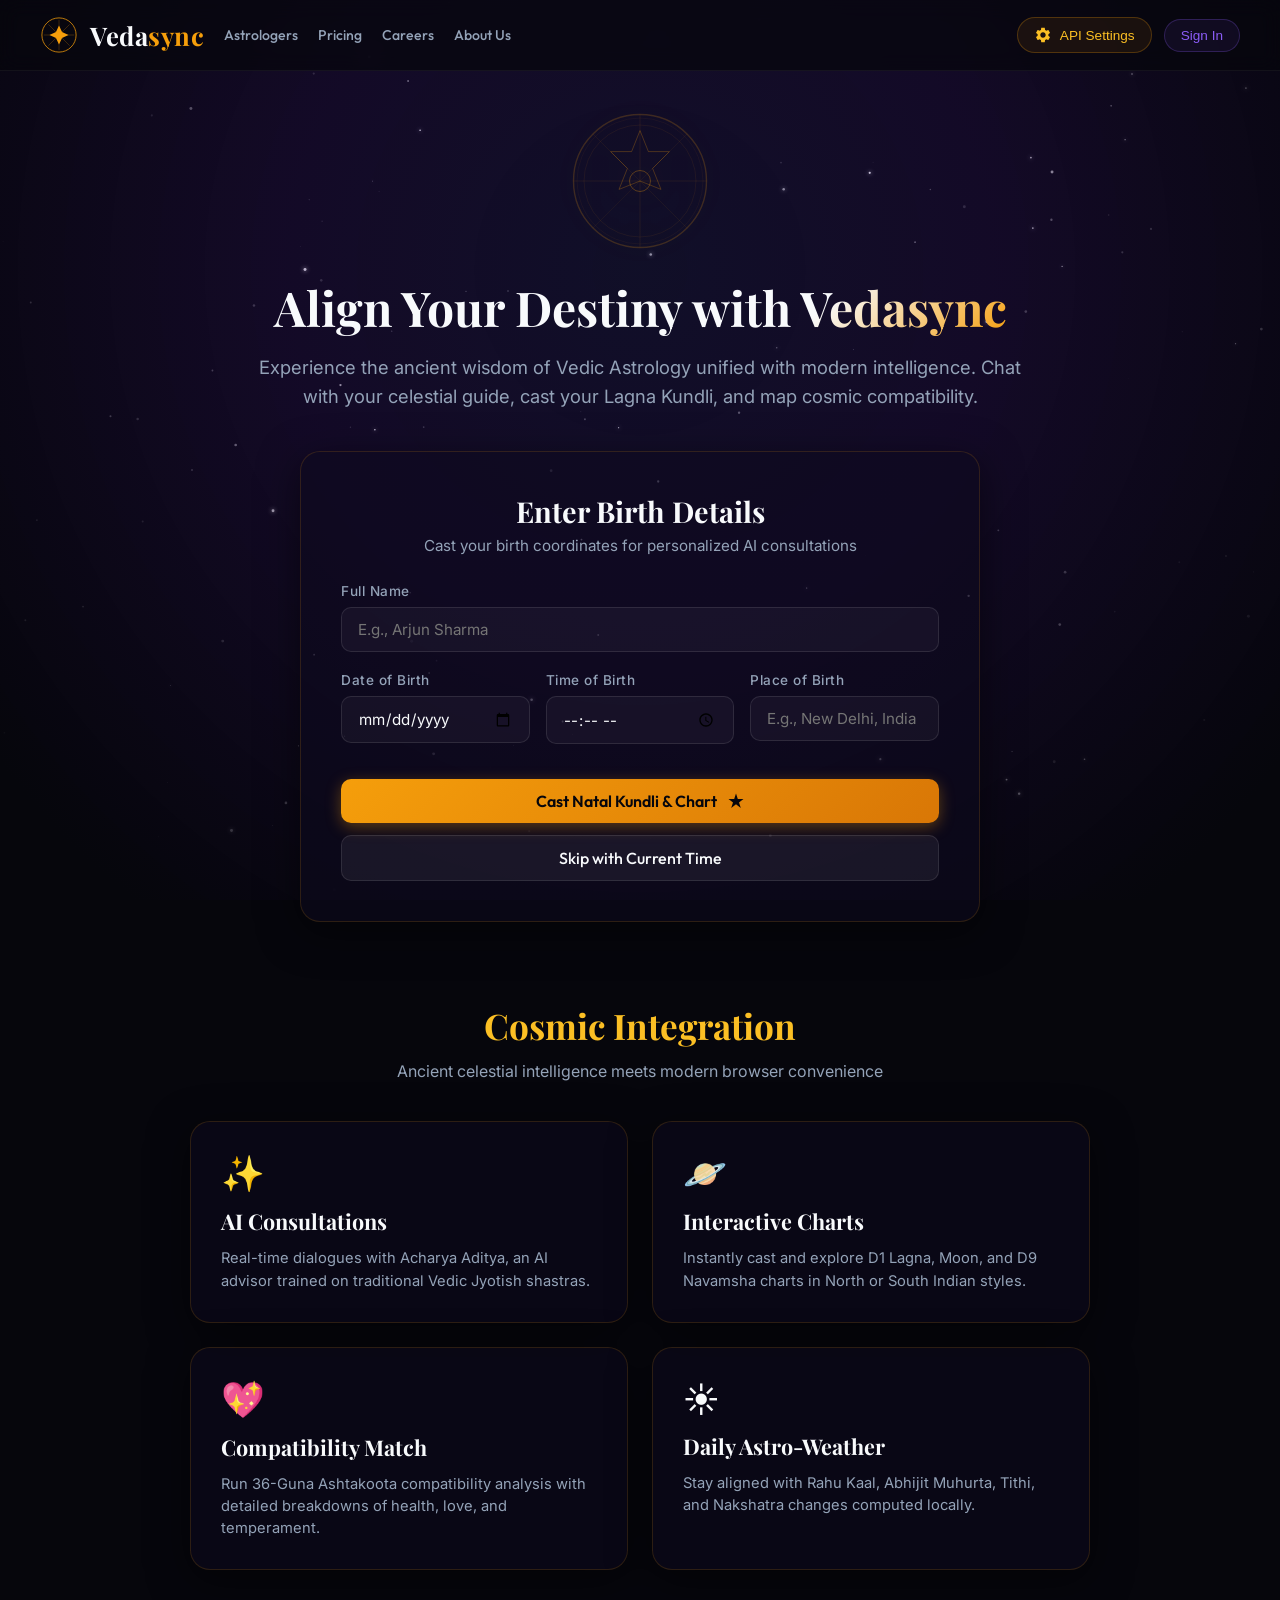
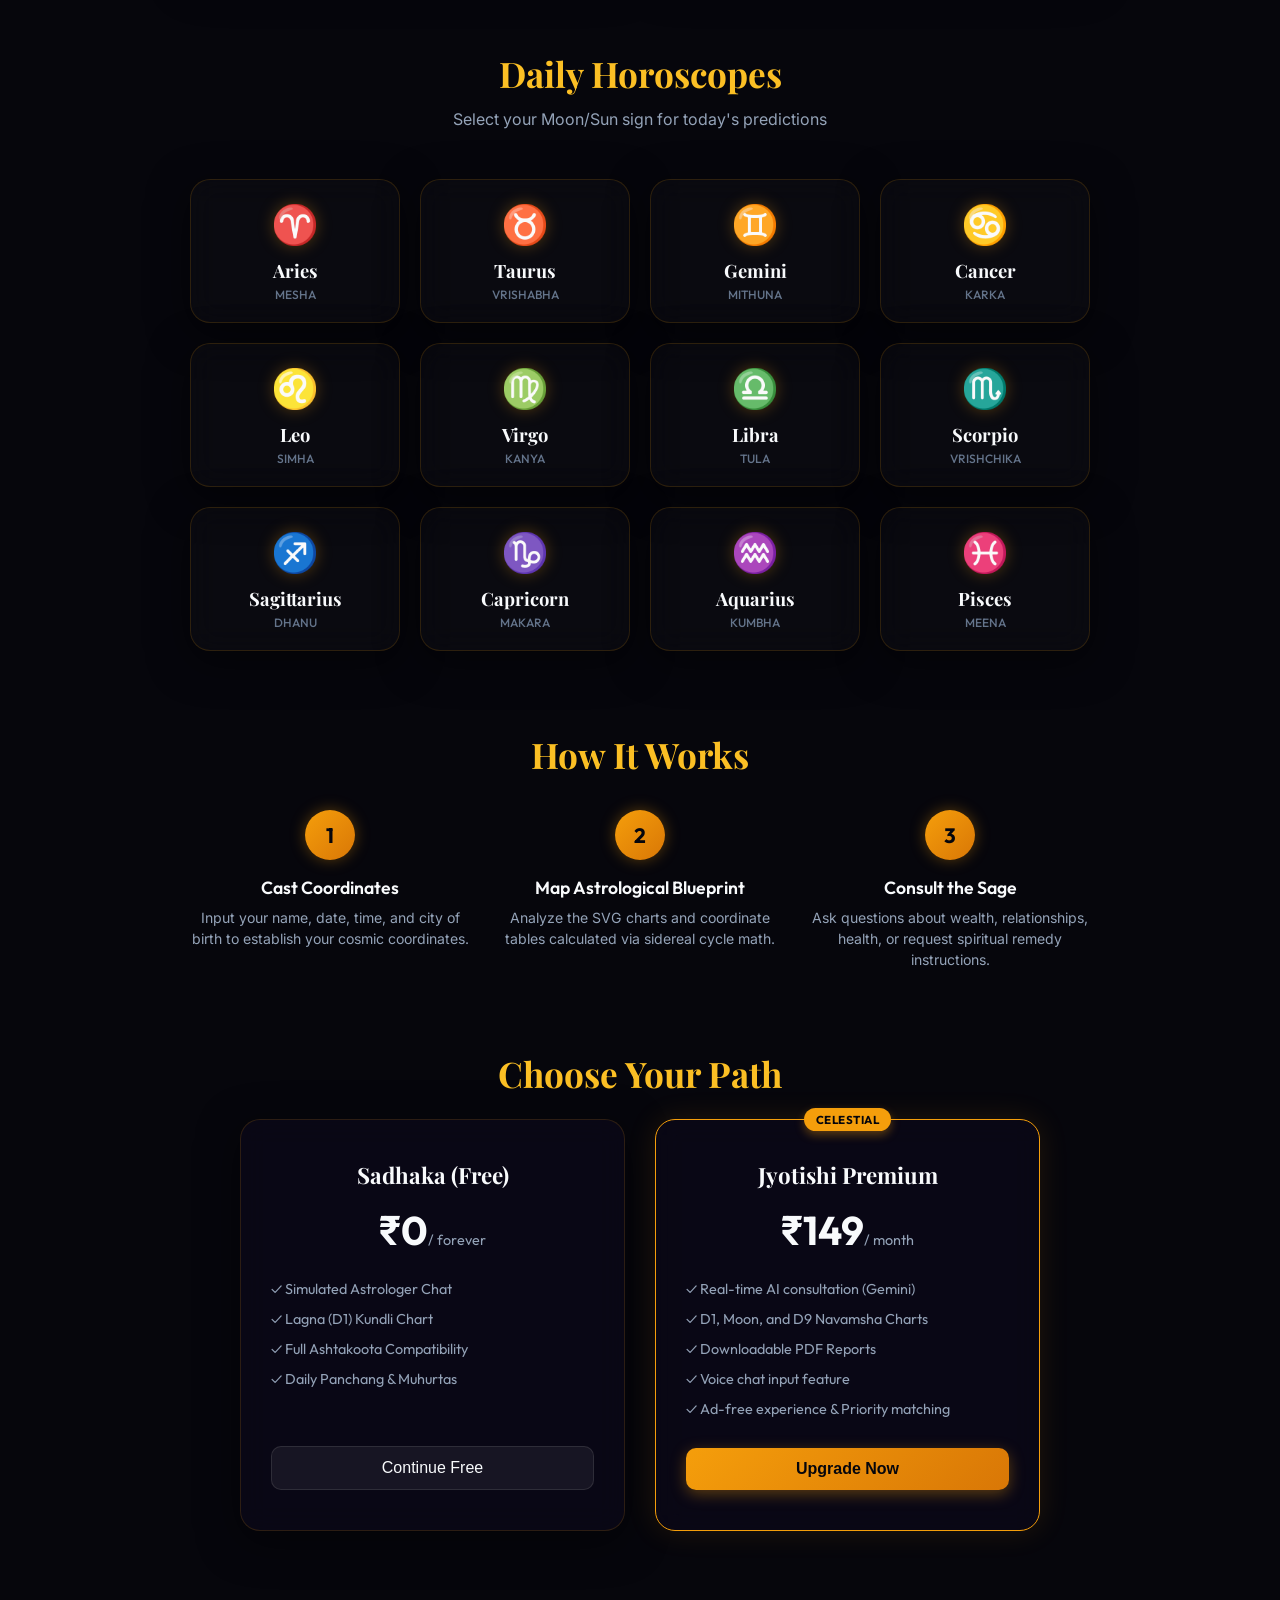
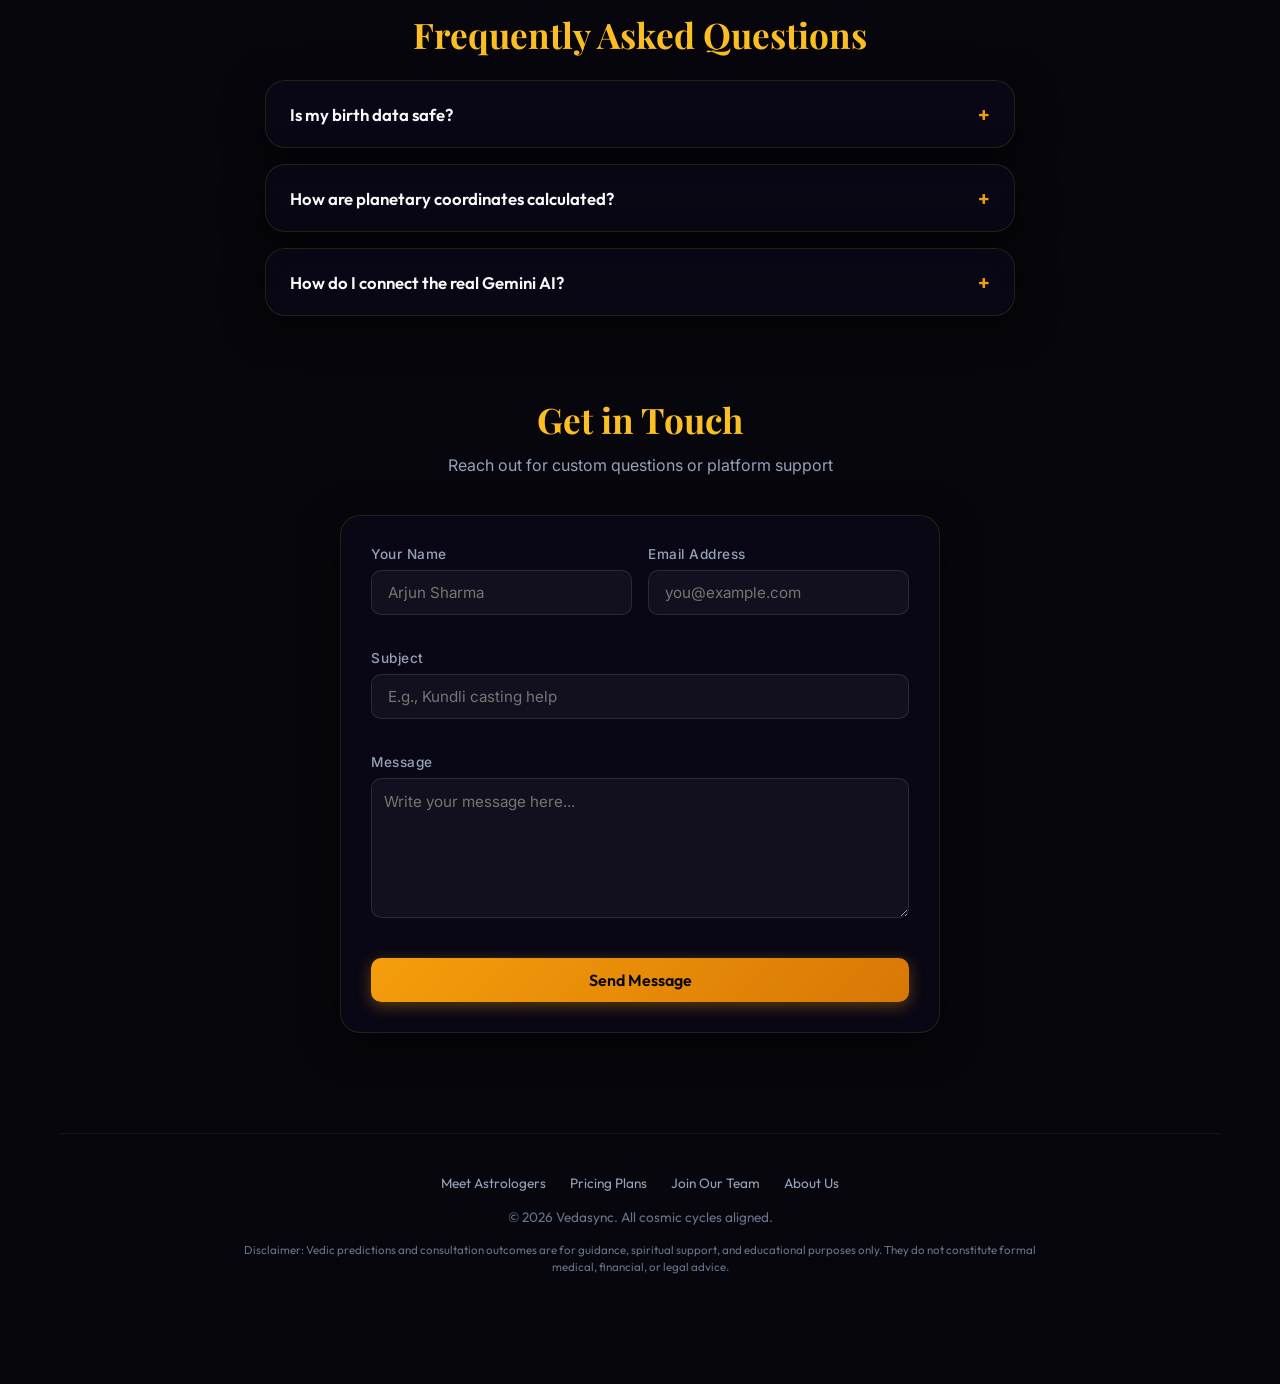
<file: index.html>
<!DOCTYPE html>
<html lang="en">
<head>
  <meta charset="UTF-8">
  <meta name="viewport" content="width=device-width, initial-scale=1.0">
  <title>Vedasync - AI Vedic Astrology & Kundli Platform</title>
  <meta name="description" content="Vedasync is a premium, AI-powered Vedic astrology application offering personalized consultations, interactive birth charts, compatibility matching, and daily Panchang.">
  <link rel="icon" type="image/svg+xml" href="data:image/svg+xml,%3Csvg xmlns='http://www.w3.org/2000/svg' viewBox='0 0 100 100'%3E%3Ccircle cx='50' cy='50' r='45' fill='none' stroke='%23F59E0B' stroke-width='2'/%3E%3Cpath d='M50 15 L50 85 M15 50 L85 50 M25 25 L75 75 M25 75 L75 25' stroke='%23F59E0B' stroke-width='1'/%3E%3Ccircle cx='50' cy='50' r='5' fill='%23F59E0B'/%3E%3C/svg%3E">
  
  <!-- Typography -->
  <link rel="preconnect" href="https://fonts.googleapis.com">
  <link rel="preconnect" href="https://fonts.gstatic.com" crossorigin>
  <link href="https://fonts.googleapis.com/css2?family=Inter:wght@300;400;500;600;700&family=Playfair+Display:ital,wght@0,500;0,700;1,400&family=Outfit:wght@300;400;500;600;700&display=swap" rel="stylesheet">
  
  <!-- Core Stylesheet -->
  <link rel="stylesheet" href="style.css">
</head>
<body>
  <!-- Starry Background Canvas -->
  <canvas id="starfield"></canvas>
  <div class="nebula-overlay"></div>

  <!-- Header / Navigation Bar -->
  <header class="header">
    <div class="logo-area" id="btn-home-logo">
      <svg class="logo-icon" viewBox="0 0 100 100">
        <circle cx="50" cy="50" r="45" fill="none" stroke="#F59E0B" stroke-width="2"/>
        <path d="M50 10 L50 90 M10 50 L90 50 M22 22 L78 78 M22 78 L78 22" stroke="rgba(245, 158, 11, 0.4)" stroke-width="1.5"/>
        <polygon points="50,25 58,42 75,50 58,58 50,75 42,58 25,50 42,42" fill="#F59E0B"/>
      </svg>
      <span class="logo-text">Veda<span class="gold-text">sync</span></span>
    </div>
    <nav class="header-nav-links" style="display: flex; gap: 20px; align-items: center; margin-left: 20px;">
      <a href="#" id="link-nav-astrologers" style="color: var(--text-secondary); text-decoration: none; font-size: 0.88rem; font-weight: 500; transition: var(--transition-smooth); font-family: var(--font-outfit);">Astrologers</a>
      <a href="#" id="link-nav-pricing" style="color: var(--text-secondary); text-decoration: none; font-size: 0.88rem; font-weight: 500; transition: var(--transition-smooth); font-family: var(--font-outfit);">Pricing</a>
      <a href="#" id="link-nav-careers" style="color: var(--text-secondary); text-decoration: none; font-size: 0.88rem; font-weight: 500; transition: var(--transition-smooth); font-family: var(--font-outfit);">Careers</a>
      <a href="#" id="link-nav-about" style="color: var(--text-secondary); text-decoration: none; font-size: 0.88rem; font-weight: 500; transition: var(--transition-smooth); font-family: var(--font-outfit);">About Us</a>
    </nav>
    <div class="header-actions" style="display: flex; gap: 12px; align-items: center; margin-left: auto;">
      <button class="btn-api-key" id="btn-open-settings" title="Gemini API Settings">
        <svg class="icon" fill="currentColor" viewBox="0 0 24 24">
          <path d="M19.14 12.94c.04-.3.06-.61.06-.94 0-.32-.02-.64-.07-.94l2.03-1.58c.18-.14.23-.41.12-.61l-1.92-3.32c-.12-.22-.37-.29-.59-.22l-2.39.96c-.5-.38-1.03-.7-1.62-.94l-.36-2.54c-.04-.24-.24-.41-.48-.41h-3.84c-.24 0-.43.17-.47.41l-.36 2.54c-.59.24-1.13.57-1.62.94l-2.39-.96c-.22-.08-.47 0-.59.22L2.74 8.87c-.12.21-.08.47.12.61l2.03 1.58c-.05.3-.09.63-.09.94s.02.64.07.94l-2.03 1.58c-.18.14-.23.41-.12.61l1.92 3.32c.12.22.37.29.59.22l2.39-.96c.5.38 1.03.7 1.62.94l.36 2.54c.05.24.24.41.48.41h3.84c.24 0 .44-.17.47-.41l.36-2.54c.59-.24 1.13-.56 1.62-.94l2.39.96c.22.08.47 0 .59-.22l1.92-3.32c.12-.22.07-.47-.12-.61l-2.01-1.58zM12 15.6c-1.98 0-3.6-1.62-3.6-3.6s1.62-3.6 3.6-3.6 3.6 1.62 3.6 3.6-1.62 3.6-3.6 3.6z"/>
        </svg>
        <span>API Settings</span>
      </button>
      <button class="btn-api-key" id="btn-header-auth" style="background: rgba(139, 92, 246, 0.08); border-color: rgba(139, 92, 246, 0.25); color: var(--accent-purple);">
        <span>Sign In</span>
      </button>
      <div id="header-wallet-badge" class="header-wallet-badge hidden font-outfit" style="display: flex; align-items: center; gap: 6px; background: rgba(245, 158, 11, 0.08); padding: 6px 14px; border-radius: 20px; border: 1px solid rgba(245, 158, 11, 0.25); color: var(--gold-light); cursor: pointer; margin-right: 8px;" title="Recharge Wallet">
        <span>🪙 ₹<span id="header-wallet-balance">100.00</span></span>
      </div>
      <div id="header-user-badge" class="header-user-badge hidden font-outfit" style="display: flex; align-items: center; gap: 8px; background: rgba(255,255,255,0.05); padding: 6px 14px; border-radius: 20px; border: 1px solid rgba(255,255,255,0.08);">
        <span id="header-username" style="font-size: 0.85rem; font-weight: 500;">Arjun</span>
        <button id="btn-logout" class="btn-logout-small" title="Log Out" style="background: none; border: none; color: var(--text-dark); cursor: pointer; display: flex; align-items: center; padding: 2px; transition: var(--transition-smooth);">
          <svg class="icon-small" fill="currentColor" viewBox="0 0 24 24" style="width: 14px; height: 14px; margin-left: 4px;">
            <path d="M10.09 15.59L11.5 17l5-5-5-5-1.41 1.41L12.67 11H3v2h9.67l-2.58 2.59zM19 3H5c-1.11 0-2 .9-2 2v4h2V5h14v14H5v-4H3v4c0 1.1.89 2 2 2h14c1.1 0 2-.9 2-2V5c0-1.1-.9-2-2-2z"/>
          </svg>
        </button>
      </div>
    </div>
  </header>

  <!-- LANDING PAGE (Enter Birth Details) -->
  <main id="landing-page" class="landing-container active">
    <div class="hero-section">
      <div class="zodiac-wheel-wrapper">
        <svg class="zodiac-wheel" viewBox="0 0 200 200">
          <circle cx="100" cy="100" r="95" fill="none" stroke="rgba(245, 158, 11, 0.2)" stroke-width="2"/>
          <circle cx="100" cy="100" r="80" fill="none" stroke="rgba(245, 158, 11, 0.1)" stroke-width="1"/>
          <!-- Star/Cross Lines -->
          <line x1="100" y1="5" x2="100" y2="195" stroke="rgba(245, 158, 11, 0.15)" stroke-width="0.8"/>
          <line x1="5" y1="100" x2="195" y2="100" stroke="rgba(245, 158, 11, 0.15)" stroke-width="0.8"/>
          <line x1="32.8" y1="32.8" x2="167.2" y2="167.2" stroke="rgba(245, 158, 11, 0.1)" stroke-width="0.8"/>
          <line x1="32.8" y1="167.2" x2="167.2" y2="32.8" stroke="rgba(245, 158, 11, 0.1)" stroke-width="0.8"/>
          <!-- Outer rings & division markings -->
          <circle cx="100" cy="100" r="90" fill="none" stroke="rgba(245, 158, 11, 0.15)" stroke-width="0.5"/>
          <!-- Glyphs / Astrological Shapes -->
          <g transform="translate(100, 100) scale(0.6)">
            <polygon points="0,-120 20,-70 70,-70 30,-30 50,20 0,0 -50,20 -30,-30 -70,-70 -20,-70" fill="none" stroke="rgba(245, 158, 11, 0.3)" stroke-width="2"/>
            <circle cx="0" cy="0" r="25" fill="none" stroke="rgba(245, 158, 11, 0.5)" stroke-width="1.5"/>
          </g>
        </svg>
      </div>

      <div class="hero-text-content">
        <h1 class="hero-title animate-fade-in">Align Your Destiny with <span class="gradient-text">Vedasync</span></h1>
        <p class="hero-subtitle animate-fade-in-delayed">Experience the ancient wisdom of Vedic Astrology unified with modern intelligence. Chat with your celestial guide, cast your Lagna Kundli, and map cosmic compatibility.</p>
      </div>
    </div>

    <!-- Details Form Card -->
    <div class="form-card-wrapper animate-slide-up">
      <div class="glass-card main-form-card">
        <div class="card-header">
          <h2>Enter Birth Details</h2>
          <p>Cast your birth coordinates for personalized AI consultations</p>
        </div>
        <form id="birth-details-form" class="details-form">
          <div class="form-row">
            <div class="input-group">
              <label for="birth-name">Full Name</label>
              <input type="text" id="birth-name" placeholder="E.g., Arjun Sharma" required class="glass-input">
            </div>
          </div>

          <div class="form-row col-3">
            <div class="input-group">
              <label for="birth-date">Date of Birth</label>
              <input type="date" id="birth-date" required class="glass-input">
            </div>
            <div class="input-group">
              <label for="birth-time">Time of Birth</label>
              <input type="time" id="birth-time" required class="glass-input">
            </div>
            <div class="input-group">
              <label for="birth-place">Place of Birth</label>
              <input type="text" id="birth-place" placeholder="E.g., New Delhi, India" required class="glass-input">
            </div>
          </div>

          <div class="form-actions">
            <button type="submit" class="btn-gold font-outfit" id="btn-cast-kundli-main">
              <span>Cast Natal Kundli & Chart</span>
              <svg class="btn-icon" width="18" height="18" fill="currentColor" viewBox="0 0 24 24">
                <path d="M12 2l2.4 7.2h7.6l-6 4.8 2.4 7.2-6.4-4.8-6.4 4.8 2.4-7.2-6-4.8h7.6z"/>
              </svg>
            </button>
            <button type="button" id="btn-skip-details" class="btn-secondary font-outfit">
              <span>Skip with Current Time</span>
            </button>
          </div>
        </form>
      </div>
    </div>

    <!-- Cosmic Features Grid -->
    <section class="marketing-section animate-fade-in-delayed">
      <h2 class="section-title">Cosmic Integration</h2>
      <p class="section-subtitle">Ancient celestial intelligence meets modern browser convenience</p>
      
      <div class="features-grid">
        <div class="feature-card glass-card">
          <div class="feature-icon">✨</div>
          <h3>AI Consultations</h3>
          <p>Real-time dialogues with Acharya Aditya, an AI advisor trained on traditional Vedic Jyotish shastras.</p>
        </div>
        <div class="feature-card glass-card">
          <div class="feature-icon">🪐</div>
          <h3>Interactive Charts</h3>
          <p>Instantly cast and explore D1 Lagna, Moon, and D9 Navamsha charts in North or South Indian styles.</p>
        </div>
        <div class="feature-card glass-card">
          <div class="feature-icon">💖</div>
          <h3>Compatibility Match</h3>
          <p>Run 36-Guna Ashtakoota compatibility analysis with detailed breakdowns of health, love, and temperament.</p>
        </div>
        <div class="feature-card glass-card">
          <div class="feature-icon">☀️</div>
          <h3>Daily Astro-Weather</h3>
          <p>Stay aligned with Rahu Kaal, Abhijit Muhurta, Tithi, and Nakshatra changes computed locally.</p>
        </div>
      </div>
    </section>

    <!-- Daily Horoscope Zodiac Grid -->
    <section class="marketing-section">
      <h2 class="section-title">Daily Horoscopes</h2>
      <p class="section-subtitle">Select your Moon/Sun sign for today's predictions</p>
      
      <div class="horoscope-grid font-outfit">
        <div class="zodiac-card glass-card" data-sign="Aries">
          <div class="zodiac-symbol">♈</div>
          <h3>Aries</h3>
          <span class="zodiac-date">Mesha</span>
        </div>
        <div class="zodiac-card glass-card" data-sign="Taurus">
          <div class="zodiac-symbol">♉</div>
          <h3>Taurus</h3>
          <span class="zodiac-date">Vrishabha</span>
        </div>
        <div class="zodiac-card glass-card" data-sign="Gemini">
          <div class="zodiac-symbol">♊</div>
          <h3>Gemini</h3>
          <span class="zodiac-date">Mithuna</span>
        </div>
        <div class="zodiac-card glass-card" data-sign="Cancer">
          <div class="zodiac-symbol">♋</div>
          <h3>Cancer</h3>
          <span class="zodiac-date">Karka</span>
        </div>
        <div class="zodiac-card glass-card" data-sign="Leo">
          <div class="zodiac-symbol">♌</div>
          <h3>Leo</h3>
          <span class="zodiac-date">Simha</span>
        </div>
        <div class="zodiac-card glass-card" data-sign="Virgo">
          <div class="zodiac-symbol">♍</div>
          <h3>Virgo</h3>
          <span class="zodiac-date">Kanya</span>
        </div>
        <div class="zodiac-card glass-card" data-sign="Libra">
          <div class="zodiac-symbol">♎</div>
          <h3>Libra</h3>
          <span class="zodiac-date">Tula</span>
        </div>
        <div class="zodiac-card glass-card" data-sign="Scorpio">
          <div class="zodiac-symbol">♏</div>
          <h3>Scorpio</h3>
          <span class="zodiac-date">Vrishchika</span>
        </div>
        <div class="zodiac-card glass-card" data-sign="Sagittarius">
          <div class="zodiac-symbol">♐</div>
          <h3>Sagittarius</h3>
          <span class="zodiac-date">Dhanu</span>
        </div>
        <div class="zodiac-card glass-card" data-sign="Capricorn">
          <div class="zodiac-symbol">♑</div>
          <h3>Capricorn</h3>
          <span class="zodiac-date">Makara</span>
        </div>
        <div class="zodiac-card glass-card" data-sign="Aquarius">
          <div class="zodiac-symbol">♒</div>
          <h3>Aquarius</h3>
          <span class="zodiac-date">Kumbha</span>
        </div>
        <div class="zodiac-card glass-card" data-sign="Pisces">
          <div class="zodiac-symbol">♓</div>
          <h3>Pisces</h3>
          <span class="zodiac-date">Meena</span>
        </div>
      </div>
    </section>

    <!-- How It Works Section -->
    <section class="marketing-section">
      <h2 class="section-title">How It Works</h2>
      <div class="steps-timeline font-outfit">
        <div class="step-item">
          <div class="step-number">1</div>
          <h4>Cast Coordinates</h4>
          <p>Input your name, date, time, and city of birth to establish your cosmic coordinates.</p>
        </div>
        <div class="step-item">
          <div class="step-number">2</div>
          <h4>Map Astrological Blueprint</h4>
          <p>Analyze the SVG charts and coordinate tables calculated via sidereal cycle math.</p>
        </div>
        <div class="step-item">
          <div class="step-number">3</div>
          <h4>Consult the Sage</h4>
          <p>Ask questions about wealth, relationships, health, or request spiritual remedy instructions.</p>
        </div>
      </div>
    </section>

    <!-- Pricing Paths -->
    <section class="marketing-section">
      <h2 class="section-title">Choose Your Path</h2>
      <div class="pricing-grid font-outfit">
        <div class="pricing-card glass-card">
          <h3 class="plan-name">Sadhaka (Free)</h3>
          <div class="plan-price">₹0<span>/ forever</span></div>
          <ul class="plan-features">
            <li>✓ Simulated Astrologer Chat</li>
            <li>✓ Lagna (D1) Kundli Chart</li>
            <li>✓ Full Ashtakoota Compatibility</li>
            <li>✓ Daily Panchang & Muhurtas</li>
          </ul>
          <button type="button" class="btn-secondary select-free-plan-btn">Continue Free</button>
        </div>
        <div class="pricing-card glass-card featured">
          <div class="card-badge">Celestial</div>
          <h3 class="plan-name">Jyotishi Premium</h3>
          <div class="plan-price">₹149<span>/ month</span></div>
          <ul class="plan-features">
            <li>✓ Real-time AI consultation (Gemini)</li>
            <li>✓ D1, Moon, and D9 Navamsha Charts</li>
            <li>✓ Downloadable PDF Reports</li>
            <li>✓ Voice chat input feature</li>
            <li>✓ Ad-free experience & Priority matching</li>
          </ul>
          <button type="button" class="btn-gold select-premium-plan-btn">Upgrade Now</button>
        </div>
      </div>
    </section>

    <!-- FAQs Accordion -->
    <section class="marketing-section faq-section">
      <h2 class="section-title">Frequently Asked Questions</h2>
      <div class="accordion-container">
        <div class="accordion-item glass-card">
          <button type="button" class="accordion-header">
            <span>Is my birth data safe?</span>
            <span class="accordion-icon">+</span>
          </button>
          <div class="accordion-content">
            <p>Yes. All calculations are executed entirely inside your browser. No personal data, location data, or birth times are ever sent to external servers.</p>
          </div>
        </div>
        <div class="accordion-item glass-card">
          <button type="button" class="accordion-header">
            <span>How are planetary coordinates calculated?</span>
            <span class="accordion-icon">+</span>
          </button>
          <div class="accordion-content">
            <p>Vedasync uses a sidereal astronomical calculation engine relative to the J2000 epoch, adjusting planetary longitudes and houses according to Lahiri Ayanamsa parameters.</p>
          </div>
        </div>
        <div class="accordion-item glass-card">
          <button type="button" class="accordion-header">
            <span>How do I connect the real Gemini AI?</span>
            <span class="accordion-icon">+</span>
          </button>
          <div class="accordion-content">
            <p>Simply register a free API Key on Google AI Studio, open "API Settings" in the top bar of Vedasync, paste the key, and save. The app immediately upgrades to active consultations.</p>
          </div>
        </div>
      </div>
    </section>

    <!-- Contact Us Section -->
    <section class="marketing-section">
      <h2 class="section-title">Get in Touch</h2>
      <p class="section-subtitle">Reach out for custom questions or platform support</p>
      
      <div class="glass-card" style="width: 100%; max-width: 600px; padding: 30px;">
        <form id="contact-us-form" class="details-form">
          <div class="form-row">
            <div class="input-group">
              <label for="contact-name">Your Name</label>
              <input type="text" id="contact-name" placeholder="Arjun Sharma" required class="glass-input">
            </div>
            <div class="input-group">
              <label for="contact-email">Email Address</label>
              <input type="email" id="contact-email" placeholder="you@example.com" required class="glass-input">
            </div>
          </div>
          <div class="input-group" style="margin-top: 15px;">
            <label for="contact-subject">Subject</label>
            <input type="text" id="contact-subject" placeholder="E.g., Kundli casting help" required class="glass-input">
          </div>
          <div class="input-group" style="margin-top: 15px;">
            <label for="contact-message">Message</label>
            <textarea id="contact-message" placeholder="Write your message here..." rows="5" required class="glass-input" style="resize: vertical; font-family: inherit; font-size: 0.95rem; line-height: 1.5; padding: 12px; width: 100%; box-sizing: border-box;"></textarea>
          </div>
          <div class="form-actions center" style="margin-top: 20px;">
            <button type="submit" class="btn-gold font-outfit" style="width: 100%;">
              <span>Send Message</span>
            </button>
          </div>
        </form>
      </div>
    </section>

    <!-- Footer -->
    <footer class="marketing-footer font-outfit">
      <div style="display: flex; gap: 24px; justify-content: center; margin-bottom: 16px; flex-wrap: wrap;">
        <a href="#" id="link-foot-astrologers" style="color: var(--text-secondary); text-decoration: none; font-size: 0.85rem; transition: var(--transition-smooth);">Meet Astrologers</a>
        <a href="#" id="link-foot-pricing" style="color: var(--text-secondary); text-decoration: none; font-size: 0.85rem; transition: var(--transition-smooth);">Pricing Plans</a>
        <a href="#" id="link-foot-careers" style="color: var(--text-secondary); text-decoration: none; font-size: 0.85rem; transition: var(--transition-smooth);">Join Our Team</a>
        <a href="#" id="link-foot-about" style="color: var(--text-secondary); text-decoration: none; font-size: 0.85rem; transition: var(--transition-smooth);">About Us</a>
      </div>
      <p>© 2026 Vedasync. All cosmic cycles aligned.</p>
      <p class="disclaimer">Disclaimer: Vedic predictions and consultation outcomes are for guidance, spiritual support, and educational purposes only. They do not constitute formal medical, financial, or legal advice.</p>
    </footer>
  </main>

  <!-- MAIN APPLICATION SHELL -->
  <main id="app-interface" class="app-container hidden">
    <!-- Sidebar Navigation -->
    <aside class="sidebar">
      <div class="user-brief-card glass-card">
        <div class="user-avatar">
          <span id="user-initial">A</span>
        </div>
        <div class="user-meta">
          <h4 id="display-user-name">Arjun Sharma</h4>
          <span id="display-user-birth">03 June 1995 • 14:30</span>
        </div>
      </div>

      <nav class="sidebar-nav">
        <button class="nav-btn active" data-target="tab-chat">
          <svg class="nav-icon" viewBox="0 0 24 24" fill="currentColor">
            <path d="M20 2H4c-1.1 0-1.99.9-1.99 2L2 22l4-4h14c1.1 0 2-.9 2-2V4c0-1.1-.9-2-2-2zM6 9h12v2H6V9zm8 5H6v-2h8v2zm4-6H6V6h12v2z"/>
          </svg>
          <span>Cosmic Chat</span>
        </button>

        <button class="nav-btn" data-target="tab-chart">
          <svg class="nav-icon" viewBox="0 0 24 24" fill="currentColor">
            <path d="M12 2C6.48 2 2 6.48 2 12s4.48 10 10 10 10-4.48 10-10S17.52 2 12 2zm1 17.93c-3.95-.49-7-3.85-7-7.93 0-.62.08-1.21.21-1.79L9 15v1c0 1.1.9 2 2 2v1.93zm6.9-2.54c-.26-.81-1-1.39-1.9-1.39h-1v-3c0-.55-.45-1-1-1H8v-2h2c.55 0 1-.45 1-1V7h2c1.1 0 2-.9 2-2v-.41c2.93 1.19 5 4.06 5 7.41 0 2.08-.8 3.97-2.1 5.39z"/>
          </svg>
          <span>Lagna Kundli</span>
        </button>

        <button class="nav-btn" data-target="tab-milan">
          <svg class="nav-icon" viewBox="0 0 24 24" fill="currentColor">
            <path d="M12 21.35l-1.45-1.32C5.4 15.36 2 12.28 2 8.5 2 5.42 4.42 3 7.5 3c1.74 0 3.41.81 4.5 2.09C13.09 3.81 14.76 3 16.5 3 19.58 3 22 5.42 22 8.5c0 3.78-3.4 6.86-8.55 11.54L12 21.35z"/>
          </svg>
          <span>Kundli Milan</span>
        </button>

        <button class="nav-btn" data-target="tab-panchang">
          <svg class="nav-icon" viewBox="0 0 24 24" fill="currentColor">
            <path d="M19 4h-1V2h-2v2H8V2H6v2H5c-1.11 0-1.99.9-1.99 2L3 20c0 1.1.89 2 2 2h14c1.1 0 2-.9 2-2V6c0-1.1-.9-2-2-2zm0 16H5V10h14v10zm0-12H5V6h14v2zm-7 5H7v2h5v-2zm4 0h-3v2h3v-2zm-4 4H7v2h5v-2zm4 0h-3v2h3v-2z"/>
          </svg>
          <span>Daily Panchang</span>
        </button>

        <button class="nav-btn" data-target="tab-gurus">
          <svg class="nav-icon" viewBox="0 0 24 24" fill="currentColor">
            <path d="M12 12c2.21 0 4-1.79 4-4s-1.79-4-4-4-4 1.79-4 4 1.79 4 4 4zm0 2c-2.67 0-8 1.34-8 4v2h16v-2c0-2.66-5.33-4-8-4z"/>
          </svg>
          <span>Consult Gurus</span>
        </button>
      </nav>

      <div class="sidebar-footer">
        <button class="btn-text-only" id="btn-edit-birth">
          <svg class="icon-small" fill="currentColor" viewBox="0 0 24 24">
            <path d="M3 17.25V21h3.75L17.81 9.94l-3.75-3.75L3 17.25zM20.71 7.04c.39-.39.39-1.02 0-1.41l-2.34-2.34c-.39-.39-1.02-.39-1.41 0l-1.83 1.83 3.75 3.75 1.83-1.83z"/>
          </svg>
          <span>Edit Birth Details</span>
        </button>
      </div>
    </aside>

    <!-- CONTENT DISPLAY AREA -->
    <section class="main-content-area">
      
      <!-- TAB: COSMIC CHAT -->
      <div id="tab-chat" class="tab-panel active">
        <div class="chat-wrapper glass-card">
          <div class="chat-header">
            <div class="avatar-glow">
              <svg class="astrologer-avatar" viewBox="0 0 100 100">
                <circle cx="50" cy="50" r="48" fill="#1E1B4B" stroke="#F59E0B" stroke-width="2"/>
                <polygon points="50,15 62,40 85,50 62,60 50,85 38,60 15,50 38,40" fill="#F59E0B"/>
                <circle cx="50" cy="50" r="10" fill="#FFF" opacity="0.8"/>
              </svg>
            </div>
            <div class="chat-title-info">
              <h3>Acharya Aditya</h3>
              <div class="online-indicator">
                <span class="pulse-dot"></span>
                <span id="chat-mode-label" class="label-text">Simulated Mode (Vedic Intel)</span>
              </div>
            </div>
            <button class="btn-clear-chat" id="btn-clear-chat-history" title="Clear Chat History">
              <svg class="icon-small" fill="currentColor" viewBox="0 0 24 24">
                <path d="M6 19c0 1.1.9 2 2 2h8c1.1 0 2-.9 2-2V7H6v12zM19 4h-3.5l-1-1h-5l-1 1H5v2h14V4z"/>
              </svg>
            </button>
          </div>

          <div class="chat-messages-container" id="chat-messages">
            <!-- Messages populated via JS -->
          </div>

          <!-- Quick Suggestion chips -->
          <div class="quick-chips-container">
            <button class="chip-btn" data-query="How does my Nakshatra shape my career potential?">💼 Career Path</button>
            <button class="chip-btn" data-query="What does my moon sign tell about my relationship needs?">💖 Love & Union</button>
            <button class="chip-btn" data-query="Which physical tendencies/Doshas are highlighted in my chart?">🌿 Health & Dosha</button>
            <button class="chip-btn" data-query="Explain the significance of my Ascendant (Lagna) sign.">🌟 Lagna Sign</button>
          </div>

          <div class="chat-input-bar">
            <form id="chat-input-form" class="chat-form">
              <input type="text" id="chat-user-message" placeholder="Ask about career, love, health, or life paths..." autocomplete="off" required class="glass-input">
              <button type="button" id="btn-mic-input" class="btn-mic" title="Voice Input (Speech-to-Text)">
                <svg class="icon" fill="currentColor" viewBox="0 0 24 24">
                  <path d="M12 14c1.66 0 3-1.34 3-3V5c0-1.66-1.34-3-3-3S9 3.34 9 5v6c0 1.66 1.34 3 3 3zm5.3-3c0 3-2.54 5.1-5.3 5.1S6.7 14 6.7 11H5c0 3.42 2.72 6.2 6 6.72V21h2v-3.28c3.28-.52 6-3.3 6-6.72h-1.7z"/>
                </svg>
              </button>
              <button type="submit" class="btn-send-gold" id="btn-send-message">
                <svg class="icon" fill="currentColor" viewBox="0 0 24 24">
                  <path d="M2.01 21L23 12 2.01 3 2 10l15 2-15 2z"/>
                </svg>
              </button>
            </form>
          </div>
        </div>
      </div>

      <!-- TAB: LAGNA KUNDLI -->
      <div id="tab-chart" class="tab-panel">
        
        <!-- Interactive Chart Toolbar Bar -->
        <div class="glass-card chart-toolbar-card">
          <div class="toolbar-left">
            <button class="chart-ctrl-btn explore-btn" id="btn-explore-mode" title="Toggle Explore Connections Signature Mode">
              <span class="ctrl-icon">✨</span>
              <span class="ctrl-label">Explore Connections</span>
            </button>
            <label class="switch-control" title="Toggle interactive connector lines on chart">
              <input type="checkbox" id="toggle-connections" checked>
              <span class="switch-slider"></span>
              <span class="switch-text">Show Connections</span>
            </label>
            <label class="switch-control" title="Overlay live Gochar planetary transits">
              <input type="checkbox" id="toggle-transits">
              <span class="switch-slider"></span>
              <span class="switch-text">Gochar Transits</span>
            </label>
            <div id="transit-date-container" class="transit-date-wrapper hidden">
              <label for="transit-date-picker" class="transit-date-label">Date:</label>
              <input type="date" id="transit-date-picker" class="glass-date-input" title="Check transits for any past or future date">
            </div>
          </div>

          <div class="toolbar-right">
            <button class="chart-ctrl-btn" id="btn-clear-highlights" title="Clear active highlights and line connectors">
              <svg class="icon-small" fill="currentColor" viewBox="0 0 24 24"><path d="M19 6.41L17.59 5 12 10.59 6.41 5 5 6.41 10.59 12 5 17.59 6.41 19 12 13.41 17.59 19 19 17.59 13.41 12z"/></svg>
              <span>Reset</span>
            </button>
            <button class="chart-ctrl-btn share-btn" id="btn-share-chart" title="Generate shareable chart snapshot card">
              <svg class="icon-small" fill="currentColor" viewBox="0 0 24 24"><path d="M18 16.08c-.76 0-1.44.3-1.96.77L8.91 12.7c.05-.23.09-.46.09-.7s-.04-.47-.09-.7l7.05-4.11c.54.5 1.25.81 2.04.81 1.66 0 3-1.34 3-3s-1.34-3-3-3-3 1.34-3 3c0 .24.04.47.09.7L8.04 9.81C7.5 9.31 6.79 9 6 9c-1.66 0-3 1.34-3 3s1.34 3 3 3c.79 0 1.5-.31 2.04-.81l7.12 4.16c-.05.21-.08.43-.08.65 0 1.61 1.31 2.92 2.92 2.92s2.92-1.31 2.92-2.92c0-1.61-1.31-2.92-2.92-2.92z"/></svg>
              <span>Share Snapshot</span>
            </button>
            <button class="chart-ctrl-btn" id="btn-print-report" title="Print / Save Astrological Report">
              <svg class="icon-small" fill="currentColor" viewBox="0 0 24 24"><path d="M19 8H5c-1.66 0-3 1.34-3 3v6h4v4h12v-4h4v-6c0-1.66-1.34-3-3-3zm-3 11H8v-5h8v5zm3-7c-.55 0-1-.45-1-1s.45-1 1-1 1 .45 1 1-.45 1-1 1zm-1-9H6v4h12V3z"/></svg>
              <span>PDF Report</span>
            </button>
          </div>
        </div>

        <!-- Life Area Lens Selector Bar -->
        <div class="life-area-lens-bar font-outfit">
          <span class="lens-label">Life Area Lens:</span>
          <div class="lens-pills" id="lens-pills-container">
            <button class="lens-pill active" data-lens="all"><span class="pill-icon">🌌</span><span>All Chart</span></button>
            <button class="lens-pill" data-lens="career"><span class="pill-icon">💼</span><span>Career</span></button>
            <button class="lens-pill" data-lens="marriage"><span class="pill-icon">💍</span><span>Marriage</span></button>
            <button class="lens-pill" data-lens="finance"><span class="pill-icon">💰</span><span>Finance</span></button>
            <button class="lens-pill" data-lens="health"><span class="pill-icon">🌿</span><span>Health</span></button>
            <button class="lens-pill" data-lens="education"><span class="pill-icon">📚</span><span>Education</span></button>
            <button class="lens-pill" data-lens="spirituality"><span class="pill-icon">🕉️</span><span>Spirituality</span></button>
            <button class="lens-pill" data-lens="property"><span class="pill-icon">🏠</span><span>Property</span></button>
          </div>
        </div>

        <!-- Explore Connections Status Banner (Visible in Explore Mode) -->
        <div id="explore-status-banner" class="explore-status-banner hidden">
          <div class="banner-badge">✨ Explore Connections Active</div>
          <div class="banner-text" id="explore-banner-text">Click any house or planet to trace its aspects, lordships, and conjunction chains.</div>
        </div>

        <div class="panel-layout col-2">
          
          <!-- Chart Visualizer Card -->
          <div class="glass-card chart-visualizer-card">
            <div class="card-header-actions">
              <div class="chart-header-left">
                <h2 id="chart-title-header">Lagna Kundli (D1)</h2>
                <select id="select-chart-type" class="glass-select font-outfit">
                  <option value="lagna">Lagna (D1) Chart</option>
                  <option value="chandra">Chandra (Moon) Chart</option>
                  <option value="navamsha">Navamsha (D9) Chart</option>
                </select>
              </div>
              <div class="chart-header-right">
                <div class="toggle-group">
                  <button class="toggle-btn active" id="btn-style-north">North</button>
                  <button class="toggle-btn" id="btn-style-south">South</button>
                </div>
              </div>
            </div>
            
            <div class="chart-display-container" id="chart-main-wrapper">
              <!-- Rendered via Javascript SVG -->
              <div id="kundli-svg-container" class="svg-container"></div>

              <!-- Floating Connection Card (Hover / Click on Line or Node) -->
              <div id="connection-floating-card" class="connection-floating-card hidden">
                <div class="conn-card-header">
                  <span class="conn-type-badge" id="conn-card-type">Graha Drishti</span>
                  <button class="conn-card-close" id="btn-close-conn-card">&times;</button>
                </div>
                <h4 id="conn-card-title" class="conn-card-title">Saturn → House 10</h4>
                <p id="conn-card-meaning" class="conn-card-meaning">Saturn casts full Graha Drishti onto House 10.</p>
                <div class="conn-card-actions">
                  <button class="btn-explain-conn" id="btn-explain-conn">Explain with AI Guru</button>
                </div>
              </div>
            </div>
            
            <div class="chart-legend-bar font-outfit">
              <div class="legend-item"><span class="legend-dot aspect-dot"></span><span>Drishti (Aspect)</span></div>
              <div class="legend-item"><span class="legend-dot conj-dot"></span><span>Conjunction</span></div>
              <div class="legend-item"><span class="legend-dot lord-dot"></span><span>Lordship</span></div>
              <div class="legend-item" id="legend-transit-item" style="display:none;"><span class="legend-dot transit-dot"></span><span>Gochar (Transit)</span></div>
            </div>

            <!-- Life Area Lens Summary Card (shown when lens is active) -->
            <div id="life-area-card" class="life-area-summary-card hidden">
              <div class="life-card-header">
                <div class="life-card-title-wrap">
                  <span class="life-card-icon" id="life-card-icon">💼</span>
                  <h3 id="life-card-title">Career & Profession</h3>
                </div>
                <span class="life-card-houses" id="life-card-houses-badge">Houses: 10, 2, 6, 11</span>
              </div>
              <p id="life-card-meaning" class="life-card-desc">Analyzing 10th house (Karma), 2nd (wealth), 6th (service), and 11th (gains).</p>
              <div class="life-card-grid" id="life-card-grid"></div>
              <div class="life-card-yogas" id="life-card-yogas"></div>
            </div>

            <div class="chart-disclaimer font-outfit">
              <p>House 1 (Ascendant) starts at top-middle diamond (North) or marked box (South). Click any planet/house to inspect.</p>
            </div>
          </div>

          <!-- Unified Inspect Panel (House + Planet Reusable Component) -->
          <div class="glass-card unified-inspect-card" id="unified-inspect-panel">
            <div class="inspect-header" id="inspect-header" style="display:none;">
              <div class="inspect-title-group">
                <span class="inspect-badge" id="inspect-badge">HOUSE 1</span>
                <h2 id="inspect-title">Ascendant / Tanu Bhava</h2>
              </div>
              <button class="btn-close-inspect" id="btn-close-inspect" title="Reset Inspect View">&times;</button>
            </div>

            <div class="inspect-body" id="inspect-body" style="display:none;">
              <!-- Dynamically populated for House or Planet mode -->
            </div>

            <!-- Default Cosmic Coordinates Table (shown when nothing inspected) -->
            <div class="inspect-default-view" id="inspect-default-view">
              <div class="card-header">
                <h2>Cosmic Coordinates</h2>
                <p>Planetary alignments at the exact moment of birth</p>
              </div>
              
              <div class="scroll-table-wrapper">
                <table class="astrology-table">
                  <thead>
                    <tr>
                      <th>Planet</th>
                      <th>Rashi (Sign)</th>
                      <th>Nirayana Long.</th>
                      <th>House</th>
                    </tr>
                  </thead>
                  <tbody id="planetary-coordinates-tbody">
                    <!-- Generated via JS -->
                  </tbody>
                </table>
              </div>

              <!-- Natal Attributes Brief -->
              <div class="natal-attributes-grid font-outfit">
                <div class="attr-box">
                  <span class="attr-label">Ascendant (Lagna)</span>
                  <span class="attr-val" id="natal-lagna-val">Aries</span>
                </div>
                <div class="attr-box">
                  <span class="attr-label">Moon Nakshatra</span>
                  <span class="attr-val" id="natal-nakshatra-val">Ashwini</span>
                </div>
                <div class="attr-box">
                  <span class="attr-label">Nakshatra Lord</span>
                  <span class="attr-val" id="natal-lord-val">Ketu</span>
                </div>
                <div class="attr-box">
                  <span class="attr-label">Moon Rashi</span>
                  <span class="attr-val" id="natal-rashi-val">Mesha</span>
                </div>
              </div>
            </div>

          </div>

        </div>

        <!-- SECTION: VIMSHOTTARI DASHA TIMELINE -->
        <div class="glass-card dasha-section-card" id="dasha-timeline-section">
          <div class="section-header-row">
            <div>
              <div class="section-eyebrow">Cosmic Chronology (120-Year Vimshottari)</div>
              <h2>Interactive Dasha Timeline</h2>
            </div>
            <div class="dasha-active-badge" id="dasha-active-badge">
              <span class="pulse-indicator"></span>
              <span id="dasha-active-label">Mahadasha Timeline</span>
            </div>
          </div>
          <p class="section-subtext">Click any Mahadasha, Antardasha, or Pratyantardasha to reveal planetary house placements, aspect chains, and highlight connected houses on your Kundli.</p>

          <!-- Horizontal Timeline Container -->
          <div class="dasha-timeline-container" id="dasha-timeline-container">
            <!-- Rendered via JS -->
          </div>

          <!-- Active Selected Dasha Details Card -->
          <div class="dasha-detail-card" id="dasha-detail-card">
            <!-- Rendered via JS -->
          </div>
        </div>

        <!-- SECTION: AUTHENTIC YOGA FINDER -->
        <div class="glass-card yoga-finder-card" id="yoga-finder-section">
          <div class="section-header-row">
            <div>
              <div class="section-eyebrow">Planetary Yogas (Celestial Combinations)</div>
              <h2>Yoga Finder</h2>
            </div>
            <div class="yoga-filter-pills" id="yoga-filter-pills">
              <button class="filter-pill active" data-filter="all">All Yogas</button>
              <button class="filter-pill" data-filter="Raj Yoga">Raj Yogas</button>
              <button class="filter-pill" data-filter="Dhana Yoga">Dhana Yogas</button>
              <button class="filter-pill" data-filter="Pancha Mahapurusha">Mahapurusha</button>
              <button class="filter-pill" data-filter="Vipreet Raj">Vipreet Raj</button>
            </div>
          </div>
          <p class="section-subtext">Vedic planetary configurations computed from your real planetary positions, lordships, and aspects. Click any yoga card to highlight its responsible planets and houses on the chart.</p>

          <!-- Yoga Cards Grid -->
          <div class="yoga-grid" id="yoga-grid">
            <!-- Rendered via JS -->
          </div>
        </div>

      </div>

      <!-- TAB: KUNDLI MILAN -->
      <div id="tab-milan" class="tab-panel">
        <div class="panel-layout col-milan">
          
          <!-- Matching Setup Card -->
          <div class="glass-card milan-setup-card">
            <div class="card-header">
              <h2>Horoscope Compatibility Matching</h2>
              <p>Calculate Ashtakoota score (36 Gunas) for prospective partners</p>
            </div>

            <form id="milan-form" class="milan-details-form">
              <div class="partner-form-grid">
                
                <!-- Person 1 (Loaded from profile) -->
                <div class="partner-block">
                  <h3 class="partner-title p1-color">Partner A (Self)</h3>
                  <div class="input-group">
                    <label>Name</label>
                    <input type="text" id="milan-p1-name" class="glass-input" readonly>
                  </div>
                  <div class="input-group">
                    <label>Birth Date/Time</label>
                    <input type="text" id="milan-p1-details" class="glass-input" readonly>
                  </div>
                </div>

                <!-- Person 2 (Inputs) -->
                <div class="partner-block">
                  <h3 class="partner-title p2-color">Partner B</h3>
                  <div class="input-group">
                    <label for="milan-p2-name">Name</label>
                    <input type="text" id="milan-p2-name" placeholder="E.g., Priya" required class="glass-input">
                  </div>
                  
                  <div class="form-row">
                    <div class="input-group">
                      <label for="milan-p2-date">Date of Birth</label>
                      <input type="date" id="milan-p2-date" required class="glass-input">
                    </div>
                    <div class="input-group">
                      <label for="milan-p2-time">Time of Birth</label>
                      <input type="time" id="milan-p2-time" required class="glass-input">
                    </div>
                  </div>
                </div>

              </div>

              <div class="form-actions center">
                <button type="submit" class="btn-gold font-outfit wide">
                  <span>Match Horoscopes (Ashtakoota)</span>
                </button>
              </div>
            </form>
          </div>

          <!-- Matching Result (Hidden until computed) -->
          <div class="glass-card milan-result-card hidden" id="milan-result-panel">
            <div class="result-score-banner">
              <div class="score-circle-wrapper">
                <div class="score-circle">
                  <span class="secured-points" id="milan-score-val">22</span>
                  <span class="max-points">/ 36</span>
                </div>
              </div>
              <div class="score-text-summary">
                <h3 id="milan-verdict-title">Very Good Match</h3>
                <p id="milan-verdict-desc">Strongly recommended. High emotional and mental resonance.</p>
              </div>
            </div>

            <!-- Guna Table Breakdown -->
            <div class="guna-table-wrapper">
              <table class="astrology-table guna-table">
                <thead>
                  <tr>
                    <th>Koota (Parameter)</th>
                    <th>Significance</th>
                    <th>Max Points</th>
                    <th>Points Secured</th>
                    <th>Astrological Analysis</th>
                  </tr>
                </thead>
                <tbody id="guna-tbody">
                  <!-- Injected via JS -->
                </tbody>
              </table>
            </div>

            <!-- Dual-Chart Synastry Visualizer (Guna Milan Context) -->
            <div class="synastry-visualizer-section" id="synastry-visualizer-panel">
              <div class="section-header-row">
                <div>
                  <div class="section-eyebrow">Matchmaking Synastry Layer</div>
                  <h3>Dual Kundli Cross-Chart Aspects</h3>
                </div>
                <div class="synastry-view-toggle">
                  <button type="button" class="toggle-btn active" id="btn-synastry-side">Side-by-Side</button>
                  <button type="button" class="toggle-btn" id="btn-synastry-stack">Stacked</button>
                </div>
              </div>
              <p class="section-subtext">Click any planet in Partner A to trace its aspects and conjunctions in Partner B's chart using cross-chart connector lines.</p>

              <div class="synastry-charts-wrapper side-by-side" id="synastry-charts-container">
                <div class="synastry-chart-box">
                  <div class="synastry-chart-title p1-color" id="synastry-p1-title">Partner A (Self)</div>
                  <div id="synastry-svg-chart-a" class="synastry-svg-container"></div>
                </div>
                <div class="synastry-chart-box">
                  <div class="synastry-chart-title p2-color" id="synastry-p2-title">Partner B</div>
                  <div id="synastry-svg-chart-b" class="synastry-svg-container"></div>
                </div>
              </div>

              <div class="synastry-interaction-card" id="synastry-interaction-card">
                <div id="synastry-interaction-text">Click any planet in either chart to reveal inter-chart planetary harmonic bonds.</div>
              </div>
            </div>

          </div>

        </div>
      </div>

      <!-- TAB: DAILY PANCHANG -->
      <div id="tab-panchang" class="tab-panel">
        <div class="panel-layout col-2">
          
          <!-- Panchang Attributes -->
          <div class="glass-card panchang-attributes-card">
            <div class="card-header">
              <h2>Daily Astro-Weather</h2>
              <p>Sidereal Panchang and alignment calculations for today</p>
              <div class="panchang-date font-outfit" id="panchang-today-date">Wed, June 3, 2026</div>
            </div>
            
            <div class="panchang-grid font-outfit">
              <div class="panchang-item">
                <div class="pan-title">Vara (Weekday)</div>
                <div class="pan-val" id="pan-var-val">Wednesday</div>
              </div>
              <div class="panchang-item">
                <div class="pan-title">Tithi (Lunar Phase)</div>
                <div class="pan-val" id="pan-tithi-val">Ekadashi (Shukla)</div>
              </div>
              <div class="panchang-item">
                <div class="pan-title">Nakshatra (Moon Star)</div>
                <div class="pan-val" id="pan-nak-val">Chitra</div>
              </div>
              <div class="panchang-item">
                <div class="pan-title">Yoga (Solar-Lunar Sum)</div>
                <div class="pan-val" id="pan-yoga-val">Siddhi</div>
              </div>
              <div class="panchang-item">
                <div class="pan-title">Karana (Half Tithi)</div>
                <div class="pan-val" id="pan-karana-val">Bava</div>
              </div>
              <div class="panchang-item">
                <div class="pan-title">Sun Position</div>
                <div class="pan-val" id="pan-sun-val">Vrishabha (Taurus)</div>
              </div>
            </div>
          </div>

          <!-- Muhurta Timings -->
          <div class="glass-card muhurta-card">
            <div class="card-header">
              <h2>Daily Auspicious & Inauspicious Muhurtas</h2>
              <p>Maximize alignment by scheduling actions in sync with the cosmos</p>
            </div>
            
            <div class="muhurta-sections font-outfit">
              <!-- Auspicious -->
              <div class="muhurta-box auspicious">
                <div class="m-header">
                  <span class="m-dot"></span>
                  <h4>Abhijit Muhurta (Auspicious Window)</h4>
                </div>
                <p class="m-time" id="pan-abhijit-time">11:40 AM - 12:30 PM</p>
                <p class="m-desc">Highly favorable window for initiating new projects, business agreements, signing documents, or travel.</p>
              </div>

              <!-- Inauspicious -->
              <div class="muhurta-box inauspicious">
                <div class="m-header">
                  <span class="m-dot"></span>
                  <h4>Rahu Kaal (Inauspicious Window)</h4>
                </div>
                <p class="m-time" id="pan-rahu-time">12:00 PM - 13:30 PM</p>
                <p class="m-desc">Astrological period dominated by Rahu. Avoid signing contracts, starting new jobs, marriages, or entering new homes during this time.</p>
              </div>
            </div>
          </div>

        </div>
      </div>

      <!-- TAB: CONSULT GURUS -->
      <div id="tab-gurus" class="tab-panel">
        <div style="display: flex; justify-content: space-between; align-items: center; margin-bottom: 24px; flex-wrap: wrap; gap: 12px;">
          <div>
            <h1 class="gradient-text font-display" style="font-size: 2rem; margin: 0 0 4px 0;">Astrology Consultations</h1>
            <p style="color: var(--text-secondary); font-size: 0.95rem; margin: 0;">Consult with verified traditional Jyotish Gurus & Astrologers</p>
          </div>
          <div class="glass-card font-outfit" style="padding: 10px 18px; display: flex; align-items: center; gap: 15px; border-color: rgba(245, 158, 11, 0.2); background: rgba(245, 158, 11, 0.03);">
            <div>
              <span style="font-size: 0.72rem; color: var(--text-dark); display: block; text-transform: uppercase; font-weight: 600; letter-spacing: 0.5px;">Wallet Balance</span>
              <strong style="color: var(--gold-light); font-size: 1.25rem;" class="font-outfit">₹<span id="guru-wallet-balance">100.00</span></strong>
            </div>
            <button class="btn-gold" id="btn-recharge-wallet-trigger" style="padding: 8px 14px; font-size: 0.82rem; border-radius: 8px;">Recharge</button>
          </div>
        </div>

        <div class="panel-layout col-2" style="grid-template-columns: 1.8fr 1.2fr; gap: 24px; height: auto;">
          <!-- Astrologers Directory -->
          <div class="glass-card" style="padding: 24px;">
            <div style="display: flex; justify-content: space-between; align-items: center; margin-bottom: 20px; flex-wrap: wrap; gap: 12px;">
              <h3 style="font-family: var(--font-display); font-size: 1.3rem; color: var(--gold-light); margin: 0;">Verified Experts</h3>
              <div style="display: flex; gap: 6px; flex-wrap: wrap;">
                <button class="toggle-btn active guru-filter-btn" data-specialty="all" style="padding: 6px 12px; font-size: 0.75rem;">All</button>
                <button class="toggle-btn guru-filter-btn" data-specialty="Vedic" style="padding: 6px 12px; font-size: 0.75rem;">Vedic</button>
                <button class="toggle-btn guru-filter-btn" data-specialty="Tarot" style="padding: 6px 12px; font-size: 0.75rem;">Tarot</button>
                <button class="toggle-btn guru-filter-btn" data-specialty="Vastu" style="padding: 6px 12px; font-size: 0.75rem;">Vastu</button>
                <button class="toggle-btn guru-filter-btn" data-specialty="Numerology" style="padding: 6px 12px; font-size: 0.75rem;">Numerology</button>
              </div>
            </div>
            
            <div id="astrologers-list" style="display: flex; flex-direction: column; gap: 16px;">
              <!-- Populated via Javascript -->
            </div>
          </div>

          <!-- Appointments List -->
          <div class="glass-card" style="padding: 24px;">
            <div style="display: flex; justify-content: space-between; align-items: center; margin-bottom: 20px;">
              <h3 style="font-family: var(--font-display); font-size: 1.2rem; color: var(--gold-light); margin: 0;">Scheduled Consults</h3>
              <button class="btn-api-key" id="btn-book-guru-trigger" style="padding: 6px 12px; font-size: 0.8rem; border-radius: 8px;">Book Direct</button>
            </div>
            
            <div id="bookings-list" style="display: flex; flex-direction: column; gap: 12px; max-height: 480px; overflow-y: auto; padding-right: 4px;">
              <!-- Populated via Javascript -->
            </div>
          </div>
        </div>
      </div>
      </div>

    </section>
  </main>

  <!-- MODAL: SETTINGS (Gemini API Key Setup) -->
  <div class="modal-overlay" id="settings-modal">
    <div class="glass-card modal-content animate-scale-up">
      <div class="modal-header">
        <h2>Gemini API Configuration</h2>
        <button class="btn-close-modal" id="btn-close-settings">&times;</button>
      </div>
      <div class="modal-body">
        <p>To enable real-time astrological consultations with **Acharya Aditya**, configure your personal **Gemini API Key**. The key is stored purely locally in your browser's memory and is never shared.</p>
        
        <div class="input-group">
          <label for="gemini-api-key">Gemini API Key</label>
          <input type="password" id="gemini-api-key" placeholder="Enter AIzaSy..." class="glass-input">
          <p class="help-text">Don't have a key? You can get a free developer key from the <a href="https://aistudio.google.com/" target="_blank" rel="noopener noreferrer">Google AI Studio</a>.</p>
        </div>

        <div class="modal-indicator font-outfit">
          <span class="indicator-dot" id="api-status-dot"></span>
          <span id="api-status-text">Simulated Intelligence (API key missing)</span>
        </div>
      </div>
      <div class="modal-footer">
        <button class="btn-secondary font-outfit" id="btn-clear-api-key">Remove Key</button>
        <button class="btn-gold font-outfit" id="btn-save-api-key">Save Configuration</button>
      </div>
    </div>
  </div>

  <!-- MODAL: AUTHENTICATION (Sign In / Register) -->
  <div class="modal-overlay" id="auth-modal">
    <div class="glass-card modal-content animate-scale-up" style="max-width: 420px;">
      <!-- Sign In Panel -->
      <div id="login-panel" class="auth-panel">
        <div class="modal-header">
          <h2>Sign In to Vedasync</h2>
          <button class="btn-close-modal" id="btn-close-auth-login">&times;</button>
        </div>
        <div class="modal-body">
          <p style="margin-bottom: 20px; font-size: 0.9rem; color: var(--text-dark);">Sync your profile, birth charts, and cosmic consultations to our secure database.</p>
          <form id="login-form">
            <div class="input-group">
              <label for="login-email">Email Address</label>
              <input type="email" id="login-email" placeholder="you@example.com" required class="glass-input">
            </div>
            <div class="input-group">
              <label for="login-password">Password</label>
              <input type="password" id="login-password" placeholder="••••••••" required class="glass-input">
            </div>
            <button type="submit" class="btn-gold font-outfit wide" style="margin-top: 10px; width: 100%;">
              <span>Sign In</span>
            </button>
          </form>
        </div>
        <div class="modal-footer" style="justify-content: center; font-size: 0.9rem; padding-top: 15px; border-top: 1px solid rgba(255, 255, 255, 0.06);">
          <span>Don't have an account? <a href="#" id="link-to-register" class="gold-text" style="text-decoration: none; font-weight: 500;">Register</a></span>
        </div>
      </div>

      <!-- Register Panel (Hidden by default) -->
      <div id="register-panel" class="auth-panel hidden">
        <div class="modal-header">
          <h2>Create Account</h2>
          <button class="btn-close-modal" id="btn-close-auth-register">&times;</button>
        </div>
        <div class="modal-body">
          <p style="margin-bottom: 20px; font-size: 0.9rem; color: var(--text-dark);">Establish your celestial identity to persist chat and chart history.</p>
          <form id="register-form">
            <div class="input-group">
              <label for="register-name">Full Name</label>
              <input type="text" id="register-name" placeholder="Arjun Sharma" required class="glass-input">
            </div>
            <div class="input-group">
              <label for="register-email">Email Address</label>
              <input type="email" id="register-email" placeholder="you@example.com" required class="glass-input">
            </div>
            <div class="input-group">
              <label for="register-password">Password</label>
              <input type="password" id="register-password" placeholder="••••••••" required class="glass-input">
            </div>
            <button type="submit" class="btn-gold font-outfit wide" style="margin-top: 10px; width: 100%;">
              <span>Create Account</span>
            </button>
          </form>
        </div>
        <div class="modal-footer" style="justify-content: center; font-size: 0.9rem; padding-top: 15px; border-top: 1px solid rgba(255, 255, 255, 0.06);">
          <span>Already registered? <a href="#" id="link-to-login" class="gold-text" style="text-decoration: none; font-weight: 500;">Sign In</a></span>
        </div>
      </div>
    </div>
  </div>

  <!-- MODAL: RECHARGE WALLET -->
  <div class="modal-overlay" id="recharge-modal">
    <div class="glass-card modal-content animate-scale-up" style="max-width: 400px;">
      <div class="modal-header">
        <h2>Recharge Wallet</h2>
        <button class="btn-close-modal" id="btn-close-recharge">&times;</button>
      </div>
      <div class="modal-body">
        <p>Recharge your wallet to initiate consultations with premium Gurujis. Money is safely added to your profile.</p>
        
        <div style="display: grid; grid-template-columns: repeat(3, 1fr); gap: 10px; margin-top: 10px; margin-bottom: 15px;">
          <div class="glass-card package-card" data-amount="100" style="padding: 15px 10px; text-align: center; cursor: pointer; border-color: rgba(255,255,255,0.08); transition: var(--transition-bounce); background: rgba(255,255,255,0.02);">
            <div style="font-size: 1.2rem; font-weight: bold; color: var(--gold-light);">₹100</div>
            <div style="font-size: 0.7rem; color: var(--text-dark); margin-top: 4px;">Basic</div>
          </div>
          <div class="glass-card package-card featured" data-amount="200" style="padding: 15px 10px; text-align: center; cursor: pointer; border-color: var(--gold-primary); transition: var(--transition-bounce); background: rgba(245, 158, 11, 0.03);">
            <div style="font-size: 1.2rem; font-weight: bold; color: var(--gold-light);">₹200</div>
            <div style="font-size: 0.7rem; color: var(--gold-primary); margin-top: 4px;">Popular</div>
          </div>
          <div class="glass-card package-card" data-amount="500" style="padding: 15px 10px; text-align: center; cursor: pointer; border-color: rgba(255,255,255,0.08); transition: var(--transition-bounce); background: rgba(255,255,255,0.02);">
            <div style="font-size: 1.2rem; font-weight: bold; color: var(--gold-light);">₹500</div>
            <div style="font-size: 0.7rem; color: var(--text-dark); margin-top: 4px;">Premium</div>
          </div>
        </div>

        <form id="recharge-form">
          <div class="input-group">
            <label for="recharge-custom-amount">Custom Amount (₹)</label>
            <input type="number" id="recharge-custom-amount" min="10" max="10000" placeholder="Enter amount" required class="glass-input">
          </div>
          <button type="submit" class="btn-gold font-outfit wide" style="margin-top: 15px; width: 100%;">
            <span>Proceed to Recharge</span>
          </button>
        </form>
      </div>
    </div>
  </div>

  <!-- MODAL: BOOK GURUJI -->
  <div class="modal-overlay" id="booking-modal">
    <div class="glass-card modal-content animate-scale-up" style="max-width: 450px;">
      <div class="modal-header">
        <h2>Schedule 1-on-1 Consult</h2>
        <button class="btn-close-modal" id="btn-close-booking">&times;</button>
      </div>
      <div class="modal-body">
        <p>Book a dedicated private session with Chief Astrologer (Guruji).</p>
        <form id="booking-form">
          <div class="input-group">
            <label for="booking-guru-name">Select Astrologer</label>
            <select id="booking-guru-name" class="glass-input" required style="width: 100%; box-sizing: border-box; background: var(--input-bg); color: var(--text-primary); border: 1px solid var(--input-border); border-radius: 10px; padding: 12px;">
              <option value="Acharya Vashishta">Acharya Vashishta (Vedic Specialist - ₹15/min)</option>
              <option value="Yogini Maitreyi">Yogini Maitreyi (Tarot Specialist - ₹15/min)</option>
              <option value="Dr. Radhakrishnan">Dr. Radhakrishnan (Numerology Expert - ₹12/min)</option>
              <option value="Guru Kripacharya">Guru Kripacharya (Vastu & KP System - ₹20/min)</option>
              <option value="Aura Shruti">Aura Shruti (Palmistry Consultant - ₹15/min)</option>
            </select>
          </div>
          <div class="form-row" style="margin-top: 10px; display: flex; gap: 12px;">
            <div class="input-group" style="flex: 1;">
              <label for="booking-date">Select Date</label>
              <input type="date" id="booking-date" required class="glass-input" style="width: 100%;">
            </div>
            <div class="input-group" style="flex: 1;">
              <label for="booking-time">Select Time Slot</label>
              <select id="booking-time" class="glass-input" required style="width: 100%; box-sizing: border-box; background: var(--input-bg); color: var(--text-primary); border: 1px solid var(--input-border); border-radius: 10px; padding: 12px;">
                <option value="09:00 AM - 10:00 AM">09:00 AM - 10:00 AM</option>
                <option value="11:30 AM - 12:30 PM">11:30 AM - 12:30 PM</option>
                <option value="03:00 PM - 04:00 PM">03:00 PM - 04:00 PM</option>
                <option value="06:30 PM - 07:30 PM">06:30 PM - 07:30 PM</option>
              </select>
            </div>
          </div>
          <div class="input-group" style="margin-top: 10px;">
            <label for="booking-mode">Consultation Mode</label>
            <select id="booking-mode" class="glass-input" required style="width: 100%; box-sizing: border-box; background: var(--input-bg); color: var(--text-primary); border: 1px solid var(--input-border); border-radius: 10px; padding: 12px;">
              <option value="Chat">Chat Session</option>
              <option value="Voice Call">Voice Call Session</option>
              <option value="Video Call">Video Call Session</option>
            </select>
          </div>
          <div class="input-group" style="margin-top: 10px;">
            <label for="booking-query">Your Question / Concern</label>
            <input type="text" id="booking-query" placeholder="E.g., Career growth and financial stability in late 2026" required class="glass-input">
          </div>
          <button type="submit" class="btn-gold font-outfit wide" style="margin-top: 15px; width: 100%;">
            <span>Schedule Appointment</span>
          </button>
        </form>
      </div>
    </div>
  </div>

  <!-- MODAL: HOROSCOPE DETAIL -->
  <div class="modal-overlay" id="horoscope-modal">
    <div class="glass-card modal-content animate-scale-up" style="max-width: 500px;">
      <div class="modal-header">
        <h2 id="horoscope-title">♈ Aries Horoscope</h2>
        <button class="btn-close-modal" id="btn-close-horoscope">&times;</button>
      </div>
      <div class="modal-body" style="gap: 15px;">
        <span class="panchang-date font-outfit" id="horoscope-date" style="align-self: flex-start;">Today's predictions</span>
        
        <div style="display: flex; flex-direction: column; gap: 12px; margin-top: 5px;">
          <div class="glass-card" style="padding: 12px; background: rgba(139,92,246,0.03); border-color: rgba(139,92,246,0.1);">
            <strong style="color: var(--accent-purple); display: block; margin-bottom: 4px; font-size: 0.9rem;">💼 Career & Finance</strong>
            <p id="horoscope-career" style="font-size: 0.88rem; line-height: 1.4; color: var(--text-secondary); margin: 0;"></p>
          </div>
          <div class="glass-card" style="padding: 12px; background: rgba(245,158,11,0.03); border-color: rgba(245,158,11,0.15);">
            <strong style="color: var(--gold-light); display: block; margin-bottom: 4px; font-size: 0.9rem;">💖 Love & Relationships</strong>
            <p id="horoscope-love" style="font-size: 0.88rem; line-height: 1.4; color: var(--text-secondary); margin: 0;"></p>
          </div>
          <div class="glass-card" style="padding: 12px; background: rgba(16,185,129,0.03); border-color: rgba(16,185,129,0.15);">
            <strong style="color: var(--accent-green); display: block; margin-bottom: 4px; font-size: 0.9rem;">🌿 Health & Well-being</strong>
            <p id="horoscope-health" style="font-size: 0.88rem; line-height: 1.4; color: var(--text-secondary); margin: 0;"></p>
          </div>
        </div>
      </div>
    </div>
  </div>

  <!-- MODAL: ASTROLOGER PROFILE -->
  <div class="modal-overlay" id="astrologer-profile-modal">
    <div class="glass-card modal-content animate-scale-up" style="max-width: 480px;">
      <div class="modal-header">
        <h2>Expert Astrologer Profile</h2>
        <button class="btn-close-modal" id="btn-close-astrologer-profile">&times;</button>
      </div>
      <div class="modal-body" style="gap: 15px; text-align: left;">
        <div style="display: flex; align-items: center; gap: 16px; border-bottom: 1px solid rgba(255,255,255,0.06); padding-bottom: 15px;">
          <div class="user-avatar" id="astrologer-profile-avatar" style="width: 60px; height: 60px; font-size: 1.6rem; background: rgba(245, 158, 11, 0.08); border: 1.5px solid var(--gold-primary); color: var(--gold-light); font-weight: bold; position: relative; display: flex; align-items: center; justify-content: center;">
            A
          </div>
          <div>
            <h3 id="astrologer-profile-name" style="font-family: var(--font-display); color: var(--gold-light); font-size: 1.4rem; margin: 0;">Pandit Vashishta</h3>
            <span id="astrologer-profile-specialty" style="font-size: 0.85rem; color: var(--text-secondary); display: block; margin-top: 2px;">Vedic Astrology • 18 yrs Experience</span>
            <div style="display: flex; gap: 6px; margin-top: 6px; align-items: center;">
              <span class="status-dot online" id="astrologer-profile-status-dot" style="position: static; display: inline-block;"></span>
              <span id="astrologer-profile-status-text" style="font-size: 0.75rem; color: var(--accent-green); font-weight: 500;">Online Now</span>
            </div>
          </div>
        </div>

        <!-- Detailed Metrics -->
        <div style="display: grid; grid-template-columns: repeat(3, 1fr); gap: 10px; margin: 10px 0;">
          <div class="glass-card" style="padding: 12px 6px; text-align: center; border-color: rgba(255,255,255,0.05); background: rgba(255,255,255,0.01);">
            <strong style="font-size: 1.15rem; color: var(--gold-light); display: block;" id="astrologer-profile-readings">12,400+</strong>
            <span style="font-size: 0.68rem; color: var(--text-secondary);">Total Readings</span>
          </div>
          <div class="glass-card" style="padding: 12px 6px; text-align: center; border-color: rgba(255,255,255,0.05); background: rgba(255,255,255,0.01);">
            <strong style="font-size: 1.15rem; color: var(--gold-light); display: block;" id="astrologer-profile-response">12s</strong>
            <span style="font-size: 0.68rem; color: var(--text-secondary);">Avg Response</span>
          </div>
          <div class="glass-card" style="padding: 12px 6px; text-align: center; border-color: rgba(255,255,255,0.05); background: rgba(255,255,255,0.01);">
            <strong style="font-size: 1.15rem; color: var(--gold-light); display: block;" id="astrologer-profile-repeat">42%</strong>
            <span style="font-size: 0.68rem; color: var(--text-secondary);">Repeat Clients</span>
          </div>
        </div>

        <div style="display: flex; justify-content: space-between; align-items: center; padding: 6px 0; border-bottom: 1px solid rgba(255,255,255,0.04); font-family: var(--font-outfit);">
          <span style="font-size: 0.85rem; color: var(--text-secondary);">Languages:</span>
          <strong id="astrologer-profile-languages" style="font-size: 0.88rem; color: var(--text-primary);">English, Hindi</strong>
        </div>

        <div style="display: flex; justify-content: space-between; align-items: center; padding: 6px 0; border-bottom: 1px solid rgba(255,255,255,0.04); font-family: var(--font-outfit);">
          <span style="font-size: 0.85rem; color: var(--text-secondary);">Consultation Rate:</span>
          <strong id="astrologer-profile-rate" style="font-size: 0.95rem; color: var(--gold-light);" class="font-outfit">₹15/minute</strong>
        </div>

        <div style="margin-top: 10px;">
          <strong style="font-size: 0.9rem; color: var(--text-primary); display: block; margin-bottom: 5px;">About Astrologer:</strong>
          <p id="astrologer-profile-bio" style="font-size: 0.85rem; line-height: 1.45; color: var(--text-secondary); margin: 0;"></p>
        </div>

        <div style="margin-top: 10px;">
          <strong style="font-size: 0.9rem; color: var(--text-primary); display: block; margin-bottom: 5px;">Top User Review:</strong>
          <div class="glass-card" style="padding: 10px 14px; border-color: rgba(255,255,255,0.05); background: rgba(255,255,255,0.01);">
            <div style="display: flex; justify-content: space-between; font-size: 0.75rem; color: var(--gold-light); margin-bottom: 4px;">
              <span>★ 5.0 by Seeker S.</span>
              <span style="color: var(--text-dark);">Yesterday</span>
            </div>
            <p id="astrologer-profile-review" style="font-size: 0.82rem; font-style: italic; color: var(--text-secondary); line-height: 1.4; margin: 0;"></p>
          </div>
        </div>

        <div style="display: flex; gap: 12px; margin-top: 20px; width: 100%;">
          <button class="btn-gold font-outfit" id="btn-profile-chat-now" style="flex: 1; padding: 14px;">
            <span>Chat Now</span>
          </button>
          <button class="btn-secondary font-outfit" id="btn-profile-call-now" style="flex: 1; padding: 14px; border-color: rgba(255,255,255,0.1); background: rgba(255,255,255,0.03);">
            <span>Call Now</span>
          </button>
        </div>
      </div>
    </div>
  </div>

  <!-- MODAL: SUBSCRIPTION CHECKOUT -->
  <div class="modal-overlay" id="subscription-checkout-modal">
    <div class="glass-card modal-content animate-scale-up" style="max-width: 420px; text-align: center;">
      <div class="modal-header">
        <h2>Upgrade to Jyotishi Premium</h2>
        <button class="btn-close-modal" id="btn-close-checkout">&times;</button>
      </div>
      <div class="modal-body" style="gap: 15px; text-align: left;">
        <div class="glass-card" style="padding: 15px; background: rgba(245, 158, 11, 0.04); border-color: var(--gold-primary); display: flex; justify-content: space-between; align-items: center; margin-bottom: 10px;">
          <div>
            <strong style="color: var(--gold-light); display: block; font-size: 1.1rem;">Jyotishi Premium</strong>
            <span style="font-size: 0.8rem; color: var(--text-secondary);">Unlimited AI Consultations & Advanced Charts</span>
          </div>
          <div style="font-size: 1.5rem; font-weight: bold; color: var(--text-primary);" class="font-outfit">₹149<span style="font-size: 0.8rem; font-weight: normal; color: var(--text-secondary);">/mo</span></div>
        </div>

        <div style="display: flex; gap: 8px; margin-bottom: 15px;">
          <button class="toggle-btn active" id="btn-checkout-upi" style="flex: 1; padding: 10px; font-size: 0.85rem;">UPI / QR Code</button>
          <button class="toggle-btn" id="btn-checkout-card" style="flex: 1; padding: 10px; font-size: 0.85rem;">Credit/Debit Card</button>
        </div>

        <!-- UPI CHECKOUT PANEL -->
        <div id="checkout-upi-panel" style="text-align: center;">
          <div style="margin: 15px auto; width: 160px; height: 160px; background: white; border-radius: 10px; padding: 10px; display: flex; align-items: center; justify-content: center; box-shadow: 0 4px 15px rgba(255,255,255,0.05);">
            <!-- Mock QR Code SVG -->
            <svg width="140" height="140" viewBox="0 0 100 100">
              <!-- Outer frame -->
              <rect x="0" y="0" width="25" height="25" fill="#000"/>
              <rect x="2" y="2" width="21" height="21" fill="#FFF"/>
              <rect x="6" y="6" width="13" height="13" fill="#000"/>
              
              <rect x="75" y="0" width="25" height="25" fill="#000"/>
              <rect x="77" y="2" width="21" height="21" fill="#FFF"/>
              <rect x="81" y="6" width="13" height="13" fill="#000"/>
              
              <rect x="0" y="75" width="25" height="25" fill="#000"/>
              <rect x="2" y="77" width="21" height="21" fill="#FFF"/>
              <rect x="6" y="81" width="13" height="13" fill="#000"/>
              
              <!-- Random QR Pixels -->
              <rect x="35" y="5" width="10" height="10" fill="#000"/>
              <rect x="55" y="10" width="15" height="5" fill="#000"/>
              <rect x="40" y="25" width="5" height="15" fill="#000"/>
              <rect x="15" y="35" width="15" height="10" fill="#000"/>
              <rect x="80" y="35" width="10" height="15" fill="#000"/>
              <rect x="45" y="45" width="20" height="10" fill="#000"/>
              <rect x="35" y="60" width="10" height="20" fill="#000"/>
              <rect x="65" y="65" width="20" height="10" fill="#000"/>
              <rect x="55" y="80" width="15" height="15" fill="#000"/>
              <!-- Center Logo placeholder -->
              <rect x="42" y="42" width="16" height="16" fill="#FFF"/>
              <polygon points="50,42 54,47 58,47 53,50 55,55 50,52 45,55 47,50 42,47 46,47" fill="#F59E0B"/>
            </svg>
          </div>
          <p style="font-size: 0.82rem; color: var(--text-secondary); text-align: center; margin-bottom: 20px;">Scan this QR code using any UPI app (GPay, PhonePe, Paytm, BHIM) to proceed with payment.</p>
          <button type="button" class="btn-gold font-outfit wide" id="btn-simulate-upi-success" style="width: 100%;">
            <span>Simulate Payment Success</span>
          </button>
        </div>

        <!-- CARD CHECKOUT PANEL (Hidden by default) -->
        <div id="checkout-card-panel" class="hidden">
          <form id="checkout-card-form" class="details-form">
            <div class="input-group">
              <label for="card-holder">Cardholder Name</label>
              <input type="text" id="card-holder" placeholder="E.g., Arjun Sharma" required class="glass-input">
            </div>
            <div class="input-group" style="margin-top: 10px;">
              <label for="card-number">Card Number</label>
              <input type="text" id="card-number" placeholder="4111 2222 3333 4444" maxlength="19" required class="glass-input">
            </div>
            <div class="form-row" style="margin-top: 10px;">
              <div class="input-group">
                <label for="card-expiry">Expiry Date</label>
                <input type="text" id="card-expiry" placeholder="MM/YY" maxlength="5" required class="glass-input">
              </div>
              <div class="input-group">
                <label for="card-cvv">CVV</label>
                <input type="password" id="card-cvv" placeholder="•••" maxlength="3" required class="glass-input">
              </div>
            </div>
            <button type="submit" class="btn-gold font-outfit wide" style="margin-top: 20px; width: 100%;">
              <span>Pay & Subscribe (₹149)</span>
            </button>
          </form>
        </div>
      </div>
    </div>
  </div>

  <!-- MODAL: CAREERS AT VEDASYNC -->
  <div class="modal-overlay" id="careers-modal">
    <div class="glass-card modal-content animate-scale-up" style="max-width: 450px;">
      <div class="modal-header">
        <h2>Join Vedasync Team</h2>
        <button class="btn-close-modal" id="btn-close-careers">&times;</button>
      </div>
      <div class="modal-body" style="text-align: left;">
        <p style="font-size: 0.88rem; color: var(--text-secondary); margin-bottom: 20px; line-height: 1.4;">Establish your professional connection with Vedasync. We recruit expert Vedic astrologers, software developers, and spiritual guides. Submit your application below.</p>
        
        <form id="careers-form" class="details-form">
          <div class="input-group">
            <label for="careers-name">Full Name</label>
            <input type="text" id="careers-name" placeholder="Your Name" required class="glass-input">
          </div>
          <div class="input-group" style="margin-top: 12px;">
            <label for="careers-email">Email Address</label>
            <input type="email" id="careers-email" placeholder="you@example.com" required class="glass-input">
          </div>
          <div class="form-row" style="margin-top: 12px; display: flex; gap: 12px;">
            <div class="input-group" style="flex: 1;">
              <label for="careers-role">Role of Interest</label>
              <select id="careers-role" class="glass-input" required style="width: 100%; box-sizing: border-box; background: var(--input-bg); color: var(--text-primary); border: 1px solid var(--input-border); border-radius: 10px; padding: 12px;">
                <option value="Astrologer">Expert Astrologer</option>
                <option value="Software Developer">Software Developer</option>
                <option value="SEO Specialist">SEO Specialist</option>
                <option value="Content Creator">Content Creator</option>
              </select>
            </div>
            <div class="input-group" style="flex: 1;">
              <label for="careers-experience">Experience (Years)</label>
              <input type="number" id="careers-experience" min="0" max="50" placeholder="E.g., 5" required class="glass-input" style="width: 100%;">
            </div>
          </div>
          <div class="input-group" style="margin-top: 12px;">
            <label for="careers-bio">Brief Biography & Credentials</label>
            <textarea id="careers-bio" placeholder="Tell us about your qualifications, achievements, and why you want to join us..." rows="4" required class="glass-input" style="resize: vertical; width: 100%; box-sizing: border-box;"></textarea>
          </div>
          <button type="submit" class="btn-gold font-outfit wide" style="margin-top: 20px; width: 100%;">
            <span>Submit Application</span>
          </button>
        </form>
      </div>
    </div>
  </div>

  <!-- MODAL: ABOUT VEDASYNC -->
  <div class="modal-overlay" id="about-modal">
    <div class="glass-card modal-content animate-scale-up" style="max-width: 460px; text-align: left;">
      <div class="modal-header">
        <h2>About Vedasync</h2>
        <button class="btn-close-modal" id="btn-close-about">&times;</button>
      </div>
      <div class="modal-body" style="gap: 15px; line-height: 1.5; font-size: 0.9rem; color: var(--text-secondary);">
        <p><strong>Vedasync</strong> is a premium, next-generation AI-powered Vedic astrology application designed to bring the deep mathematical and spiritual wisdom of ancient Jyotish shastras directly to your screen.</p>
        
        <div class="glass-card" style="padding: 15px; border-color: rgba(245, 158, 11, 0.2); background: rgba(245, 158, 11, 0.02); margin-top: 5px; margin-bottom: 5px;">
          <h4 style="color: var(--gold-light); margin-bottom: 6px; font-family: var(--font-display);">Strict Vetting Process</h4>
          <p style="font-size: 0.85rem; margin: 0;">We take quality extremely seriously. Less than <strong>8%</strong> of applicants clear our rigorous selection process. Every onboarding includes deep qualification validation, dual-stage case study testing, video interviews, and a 30-day live customer trial period.</p>
        </div>

        <p>Our goal is to combine local high-performance astronomical cycle equations (relative to Epoch J2000 under Lahiri Ayanamsha rules) with advanced large language model configurations (powered by Google Gemini) to deliver practical, encouraging, and accurate spiritual counseling.</p>
        
        <p style="font-size: 0.78rem; text-align: center; border-top: 1px solid rgba(255,255,255,0.06); padding-top: 15px; margin: 0; color: var(--text-dark);">© 2026 Vedasync. Built for spiritual research and life path guidance.</p>
      </div>
    </div>
  </div>

  <!-- OVERLAY: SIMULATED VOICE CALL -->
  <div class="modal-overlay" id="sim-call-overlay" style="z-index: 200; background: rgba(6, 6, 12, 0.95);">
    <div class="glass-card modal-content animate-scale-up" style="max-width: 350px; text-align: center; border-color: var(--gold-primary); background: #06060c;">
      <div style="margin-top: 20px;">
        <div class="avatar-glow" style="margin: 0 auto 20px; width: 100px; height: 100px; display: flex; align-items: center; justify-content: center;">
          <svg class="astrologer-avatar" viewBox="0 0 100 100" style="width: 100%; height: 100%;">
            <circle cx="50" cy="50" r="48" fill="#1E1B4B" stroke="#F59E0B" stroke-width="2"/>
            <polygon points="50,15 62,40 85,50 62,60 50,85 38,60 15,50 38,40" fill="#F59E0B"/>
          </svg>
        </div>
        <h2 id="sim-call-name" style="font-family: var(--font-display); color: var(--gold-light); margin: 0;">Acharya Shastri</h2>
        <span id="sim-call-status" style="color: var(--text-secondary); font-size: 0.9rem; display: block; margin-top: 5px;">Connecting...</span>
        <strong id="sim-call-timer" class="font-outfit" style="display: block; margin-top: 20px; font-size: 1.8rem; color: var(--text-primary);">00:00</strong>
        
        <div style="margin-top: 40px; display: flex; flex-direction: column; gap: 10px; align-items: center;">
          <span style="font-size: 0.72rem; color: var(--text-dark);">Session rate: ₹<span id="sim-call-rate">15</span>/min. Charging balance.</span>
          <button class="btn-mic" id="btn-end-sim-call" style="background: rgba(239, 68, 68, 0.2); border-color: var(--accent-red); color: var(--accent-red); width: 60px; height: 60px; border-radius: 50%; display: flex; align-items: center; justify-content: center; margin-top: 10px; cursor: pointer; transition: 0.2s;" title="Disconnect Call">
            <svg viewBox="0 0 24 24" fill="currentColor" style="width: 24px; height: 24px; transform: rotate(135deg);">
              <path d="M12 2c-5.52 0-10 4.48-10 10s4.48 10 10 10 10-4.48 10-10-4.48-10-10-10zm4 11h-8v-2h8v2z"/>
            </svg>
          </button>
        </div>
      </div>
    </div>
  </div>

  <!-- OVERLAY: SIMULATED CHAT CONSULT -->
  <div class="modal-overlay" id="sim-chat-overlay" style="z-index: 200;">
    <div class="glass-card modal-content animate-scale-up" style="width: 90%; max-width: 500px; height: 80vh; padding: 0; display: flex; flex-direction: column; background: #06060c; border-color: var(--gold-primary);">
      <div class="chat-header" style="border-radius: 15px 15px 0 0; padding: 15px 20px; display: flex; justify-content: space-between; align-items: center; border-bottom: 1px solid rgba(255,255,255,0.06);">
        <div style="display: flex; align-items: center; gap: 12px;">
          <div class="avatar-glow" style="width: 40px; height: 40px; display: flex; align-items: center; justify-content: center;">
            <svg class="astrologer-avatar" viewBox="0 0 100 100" style="width: 100%; height: 100%;">
              <circle cx="50" cy="50" r="48" fill="#1E1B4B" stroke="#F59E0B" stroke-width="2"/>
              <polygon points="50,15 62,40 85,50 62,60 50,85 38,60 15,50 38,40" fill="#F59E0B"/>
            </svg>
          </div>
          <div style="text-align: left;">
            <h3 id="sim-chat-name" style="margin: 0; font-size: 1.1rem; color: var(--gold-light);">Acharya Shastri</h3>
            <span style="font-size: 0.72rem; color: var(--accent-green); display: block; margin-top: 2px;">Live Consultation • <span id="sim-chat-timer">00:00</span></span>
          </div>
        </div>
        <button class="btn-close-modal" id="btn-close-sim-chat" style="font-size: 1.8rem; line-height: 1;">&times;</button>
      </div>
      
      <div id="sim-chat-messages" style="flex: 1; padding: 20px; overflow-y: auto; display: flex; flex-direction: column; gap: 12px; background: rgba(0,0,0,0.2);">
        <!-- Dynamic chat bubbles -->
      </div>
      
      <div class="chat-input-bar" style="border-radius: 0 0 15px 15px; padding: 15px; border-top: 1px solid rgba(255,255,255,0.06); background: #06060c;">
        <form id="sim-chat-form" class="chat-form" style="width: 100%; display: flex; gap: 10px;">
          <input type="text" id="sim-chat-input" placeholder="Consult Guruji on career, love, finance..." autocomplete="off" required class="glass-input" style="flex: 1;">
          <button type="submit" class="btn-send-gold" id="btn-send-sim-chat">
            <svg class="icon" fill="currentColor" viewBox="0 0 24 24">
              <path d="M2.01 21L23 12 2.01 3 2 10l15 2-15 2z"/>
            </svg>
          </button>
        </form>
      </div>
    </div>
  </div>

  <!-- MODAL: SHAREABLE SNAPSHOT -->
  <div class="modal-overlay" id="snapshot-modal">
    <div class="glass-card modal-content animate-scale-up snapshot-modal-content">
      <div class="modal-header">
        <div class="modal-title-group">
          <span class="pill-icon">📸</span>
          <h2>Kundli Snapshot Card</h2>
        </div>
        <button class="btn-close-modal" id="btn-close-snapshot">&times;</button>
      </div>
      <p class="modal-subtext">Share your planetary alignments and highlighted connections card with your network or astrologer.</p>

      <div class="snapshot-preview-area">
        <canvas id="snapshot-canvas" class="snapshot-canvas"></canvas>
      </div>

      <div class="snapshot-actions-row">
        <button type="button" class="btn-gold font-outfit" id="btn-download-snapshot">
          <svg class="icon-small" fill="currentColor" viewBox="0 0 24 24"><path d="M19 9h-4V3H9v6H5l7 7 7-7zM5 18v2h14v-2H5z"/></svg>
          <span>Download PNG</span>
        </button>
        <button type="button" class="btn-api-key" id="btn-copy-snapshot">
          <svg class="icon-small" fill="currentColor" viewBox="0 0 24 24"><path d="M16 1H4c-1.1 0-2 .9-2 2v14h2V3h12V1zm3 4H8c-1.1 0-2 .9-2 2v14c0 1.1.9 2 2 2h11c1.1 0 2-.9 2-2V7c0-1.1-.9-2-2-2zm0 16H8V7h11v14z"/></svg>
          <span>Copy Image / Share Link</span>
        </button>
      </div>
    </div>
  </div>

  <!-- MODAL: TRADITIONAL VEDIC REMEDIES -->
  <div class="modal-overlay" id="remedies-modal">
    <div class="glass-card modal-content animate-scale-up remedies-modal-content">
      <div class="modal-header">
        <div class="modal-title-group">
          <span class="pill-icon">🕉️</span>
          <h2 id="remedies-modal-title">Traditional Astrological Remedies</h2>
        </div>
        <button class="btn-close-modal" id="btn-close-remedies">&times;</button>
      </div>
      <p class="modal-subtext" id="remedies-modal-subtitle">Time-honored classical practices for planetary balance and energetic harmony.</p>

      <div class="remedies-body" id="remedies-body">
        <!-- Rendered dynamically -->
      </div>

      <div class="remedies-disclaimer-box font-outfit">
        <strong>Cultural & Educational Notice:</strong> Astrological remedies are presented solely for spiritual reflection and traditional heritage. They are non-prescriptive and should not substitute medical, financial, or legal counsel.
      </div>
    </div>
  </div>

  <!-- MODAL: GROUNDED AI CONNECTION EXPLANATION -->
  <div class="modal-overlay" id="connection-explain-modal">
    <div class="glass-card modal-content animate-scale-up conn-explain-content">
      <div class="modal-header">
        <div class="modal-title-group">
          <span class="pill-icon">🔮</span>
          <h2 id="explain-modal-title">Connection Deep-Dive</h2>
        </div>
        <button class="btn-close-modal" id="btn-close-explain">&times;</button>
      </div>
      
      <div class="explain-modal-body">
        <div class="explain-summary-card">
          <span class="conn-type-badge" id="explain-type-badge">Graha Drishti</span>
          <h3 id="explain-title-text">Saturn → House 10 (10th Aspect)</h3>
          <p id="explain-source-meaning" class="explain-source-meaning">Calculated from natal planetary positions and classical Parashari principles.</p>
        </div>

        <div class="explain-ai-box">
          <div class="explain-ai-header">
            <span class="ai-sparkle">✨</span>
            <h4>Astrosage-Grade Deep Vedic Analysis</h4>
          </div>
          <div class="explain-ai-text" id="explain-ai-text">
            <div class="loading-spinner"></div> Synthesizing astrological house lordship, nakshatra, and aspect alignments...
          </div>
        </div>
      </div>
    </div>
  </div>

  <!-- Toast Notification Wrapper -->
  <div id="toast-container" class="toast-container"></div>

  <!-- Application Script files -->
  <script src="astrology-engine.js"></script>
  <script src="gemini-api.js"></script>
  <script src="app.js"></script>
</body>
</html>
</file>
<file: style.css>
/* -------------------------------------------------------------
 * VEDASYNC STYLESHEET
 * Premium Cosmic & Celestial Design System (Vanilla CSS)
 * ------------------------------------------------------------- */

/* Custom CSS Variables */
:root {
  --bg-space: #06060c;
  --bg-nebula: radial-gradient(circle at 50% 30%, rgba(30, 27, 75, 0.45) 0%, rgba(76, 29, 149, 0.2) 40%, rgba(6, 6, 12, 1) 90%);
  
  --gold-primary: #F59E0B;
  --gold-hover: #D97706;
  --gold-light: #FBBF24;
  --gold-glow: rgba(245, 158, 11, 0.35);
  --gold-glow-weak: rgba(245, 158, 11, 0.12);
  
  --card-bg: rgba(13, 10, 30, 0.55);
  --card-bg-solid: #0d0a1e;
  --card-border: rgba(245, 158, 11, 0.15);
  --input-bg: rgba(255, 255, 255, 0.04);
  --input-border: rgba(255, 255, 255, 0.1);
  --input-focus-border: rgba(245, 158, 11, 0.4);
  
  --text-primary: #F8FAFC;
  --text-secondary: #94A3B8;
  --text-dark: #64748B;
  --text-gold: #FBBF24;
  
  --accent-purple: #8B5CF6;
  --accent-purple-glow: rgba(139, 92, 246, 0.3);
  --accent-indigo: #4F46E5;
  --accent-red: #EF4444;
  --accent-green: #10B981;
  
  --font-sans: 'Inter', system-ui, -apple-system, BlinkMacSystemFont, "Segoe UI", Roboto, sans-serif;
  --font-display: 'Playfair Display', Georgia, serif;
  --font-outfit: 'Outfit', 'Inter', sans-serif;

  --transition-smooth: all 0.3s cubic-bezier(0.4, 0, 0.2, 1);
  --transition-bounce: all 0.4s cubic-bezier(0.175, 0.885, 0.32, 1.275);
}

/* Base Reset & Styling */
* {
  box-sizing: border-box;
  margin: 0;
  padding: 0;
}

body {
  background-color: var(--bg-space);
  color: var(--text-primary);
  font-family: var(--font-sans);
  overflow-x: hidden;
  min-height: 100vh;
  position: relative;
}

/* Background Canvas & Nebula Overlay */
#starfield {
  position: fixed;
  top: 0;
  left: 0;
  width: 100%;
  height: 100%;
  z-index: -2;
  pointer-events: none;
}

.nebula-overlay {
  position: fixed;
  top: 0;
  left: 0;
  width: 100%;
  height: 100%;
  z-index: -1;
  background: var(--bg-nebula);
  pointer-events: none;
}

/* Helper Utilities */
.hidden { display: none !important; }
.gold-text { color: var(--gold-primary); }
.gradient-text {
  background: linear-gradient(135deg, #F8FAFC 20%, #F59E0B 100%);
  -webkit-background-clip: text;
  -webkit-text-fill-color: transparent;
}
.font-outfit { font-family: var(--font-outfit); }

/* Scrollbar customization */
::-webkit-scrollbar {
  width: 6px;
  height: 6px;
}
::-webkit-scrollbar-track {
  background: rgba(0, 0, 0, 0.2);
}
::-webkit-scrollbar-thumb {
  background: rgba(245, 158, 11, 0.2);
  border-radius: 3px;
}
::-webkit-scrollbar-thumb:hover {
  background: var(--gold-primary);
}

/* Glassmorphism Styles */
.glass-card {
  background: var(--card-bg);
  backdrop-filter: blur(14px);
  -webkit-backdrop-filter: blur(14px);
  border: 1px solid var(--card-border);
  border-radius: 20px;
  box-shadow: 0 10px 40px 0 rgba(0, 0, 0, 0.5);
  transition: var(--transition-smooth);
}

.glass-card:hover {
  border-color: rgba(245, 158, 11, 0.25);
  box-shadow: 0 12px 45px 0 rgba(0, 0, 0, 0.6), 0 0 20px 0 rgba(245, 158, 11, 0.05);
}

.glass-input {
  width: 100%;
  background: var(--input-bg);
  border: 1px solid var(--input-border);
  border-radius: 10px;
  padding: 12px 16px;
  color: var(--text-primary);
  font-family: var(--font-sans);
  font-size: 0.95rem;
  transition: var(--transition-smooth);
  outline: none;
}

.glass-input:focus {
  border-color: var(--input-focus-border);
  box-shadow: 0 0 12px 0 var(--gold-glow);
  background: rgba(255, 255, 255, 0.07);
}

/* Button Designs */
.btn-gold {
  background: linear-gradient(135deg, #F59E0B 0%, #D97706 100%);
  color: #06060c;
  border: none;
  border-radius: 10px;
  padding: 12px 24px;
  font-weight: 600;
  font-size: 1rem;
  cursor: pointer;
  display: inline-flex;
  align-items: center;
  justify-content: center;
  gap: 10px;
  transition: var(--transition-bounce);
  box-shadow: 0 4px 15px var(--gold-glow);
}

.btn-gold:hover {
  transform: translateY(-2px);
  box-shadow: 0 6px 20px var(--gold-glow), 0 0 10px var(--gold-light);
}

.btn-gold:active {
  transform: translateY(1px);
}

.btn-icon,
.btn-gold svg,
.btn-secondary svg {
  width: 18px !important;
  height: 18px !important;
  max-width: 18px !important;
  max-height: 18px !important;
  flex-shrink: 0 !important;
  display: inline-block;
  vertical-align: middle;
}

.btn-secondary {
  background: rgba(255, 255, 255, 0.06);
  color: var(--text-primary);
  border: 1px solid var(--input-border);
  border-radius: 10px;
  padding: 12px 24px;
  font-weight: 500;
  font-size: 1rem;
  cursor: pointer;
  transition: var(--transition-smooth);
}

.btn-secondary:hover {
  background: rgba(255, 255, 255, 0.12);
  border-color: rgba(255, 255, 255, 0.25);
}

.btn-text-only {
  background: none;
  border: none;
  color: var(--text-secondary);
  font-size: 0.9rem;
  cursor: pointer;
  display: flex;
  align-items: center;
  gap: 6px;
  transition: var(--transition-smooth);
}

.btn-text-only:hover {
  color: var(--text-gold);
}

/* Header & Logo styling */
.header {
  position: sticky;
  top: 0;
  z-index: 50;
  display: flex;
  justify-content: space-between;
  align-items: center;
  padding: 16px 40px;
  background: rgba(6, 6, 12, 0.7);
  backdrop-filter: blur(10px);
  -webkit-backdrop-filter: blur(10px);
  border-bottom: 1px solid rgba(255, 255, 255, 0.05);
}

.logo-area {
  display: flex;
  align-items: center;
  gap: 12px;
  cursor: pointer;
}

.logo-icon {
  width: 38px;
  height: 38px;
  transition: var(--transition-bounce);
}

.logo-area:hover .logo-icon {
  transform: rotate(45deg) scale(1.05);
}

.logo-text {
  font-family: var(--font-display);
  font-size: 1.6rem;
  font-weight: 700;
  letter-spacing: 0.5px;
}

.btn-api-key {
  background: rgba(245, 158, 11, 0.08);
  border: 1px solid rgba(245, 158, 11, 0.25);
  color: var(--gold-light);
  padding: 8px 16px;
  border-radius: 20px;
  font-weight: 500;
  font-size: 0.85rem;
  cursor: pointer;
  display: flex;
  align-items: center;
  gap: 8px;
  transition: var(--transition-smooth);
}

.btn-api-key:hover {
  background: rgba(245, 158, 11, 0.16);
  box-shadow: 0 0 10px var(--gold-glow);
}

.icon { width: 18px; height: 18px; }
.icon-small { width: 15px; height: 15px; }

/* -------------------------------------------------------------
 * LANDING SCREEN
 * ------------------------------------------------------------- */
.landing-container {
  display: flex;
  flex-direction: column;
  align-items: center;
  justify-content: center;
  padding: 40px 20px 80px;
  max-width: 1200px;
  margin: 0 auto;
  min-height: calc(100vh - 72px);
}

.hero-section {
  display: flex;
  flex-direction: column;
  align-items: center;
  text-align: center;
  margin-bottom: 40px;
  max-width: 800px;
}

.zodiac-wheel-wrapper {
  margin-bottom: 24px;
  position: relative;
}

.zodiac-wheel {
  width: 140px;
  height: 140px;
  animation: rotateWheel 80s linear infinite;
  filter: drop-shadow(0 0 12px var(--gold-glow));
}

@keyframes rotateWheel {
  from { transform: rotate(0deg); }
  to { transform: rotate(360deg); }
}

.hero-title {
  font-family: var(--font-display);
  font-size: 3rem;
  font-weight: 700;
  line-height: 1.2;
  margin-bottom: 16px;
}

.hero-subtitle {
  color: var(--text-secondary);
  font-size: 1.15rem;
  line-height: 1.6;
}

.form-card-wrapper {
  width: 100%;
  max-width: 680px;
}

.main-form-card {
  padding: 40px;
}

.card-header {
  margin-bottom: 28px;
  text-align: center;
}

.card-header h2 {
  font-family: var(--font-display);
  font-size: 1.8rem;
  margin-bottom: 6px;
  color: var(--text-primary);
}

.card-header p {
  color: var(--text-secondary);
  font-size: 0.95rem;
}

.details-form {
  display: flex;
  flex-direction: column;
  gap: 20px;
}

.form-row {
  display: flex;
  gap: 16px;
  width: 100%;
}

.col-3 .input-group {
  flex: 1;
  min-width: 150px;
}

.input-group {
  display: flex;
  flex-direction: column;
  gap: 8px;
  flex-grow: 1;
}

.input-group label {
  color: var(--text-secondary);
  font-size: 0.85rem;
  font-weight: 500;
  letter-spacing: 0.5px;
}

.form-actions {
  display: flex;
  flex-direction: column;
  gap: 12px;
  margin-top: 15px;
}

.form-actions button {
  width: 100%;
}

/* -------------------------------------------------------------
 * APP DASHBOARD SHELL
 * ------------------------------------------------------------- */
.app-container {
  display: flex;
  height: calc(100vh - 72px);
  width: 100%;
  overflow: hidden;
}

/* Sidebar Styling */
.sidebar {
  width: 280px;
  border-right: 1px solid rgba(255, 255, 255, 0.05);
  background: rgba(6, 6, 12, 0.6);
  backdrop-filter: blur(10px);
  -webkit-backdrop-filter: blur(10px);
  padding: 24px 16px;
  display: flex;
  flex-direction: column;
  justify-content: space-between;
  flex-shrink: 0;
}

.user-brief-card {
  padding: 16px;
  display: flex;
  align-items: center;
  gap: 12px;
  margin-bottom: 24px;
  border-color: rgba(255, 255, 255, 0.08);
}

.user-avatar {
  width: 42px;
  height: 42px;
  background: linear-gradient(135deg, var(--accent-purple) 0%, var(--accent-indigo) 100%);
  border-radius: 50%;
  display: flex;
  align-items: center;
  justify-content: center;
  font-weight: 700;
  font-size: 1.2rem;
  color: var(--text-primary);
  border: 1.5px solid rgba(255, 255, 255, 0.2);
}

.user-meta h4 {
  font-size: 0.95rem;
  font-weight: 600;
  white-space: nowrap;
  overflow: hidden;
  text-overflow: ellipsis;
  max-width: 170px;
}

.user-meta span {
  font-size: 0.75rem;
  color: var(--text-secondary);
  font-family: var(--font-outfit);
}

.sidebar-nav {
  display: flex;
  flex-direction: column;
  gap: 8px;
  flex-grow: 1;
}

.nav-btn {
  background: none;
  border: none;
  width: 100%;
  padding: 12px 16px;
  border-radius: 12px;
  display: flex;
  align-items: center;
  gap: 14px;
  color: var(--text-secondary);
  font-size: 0.95rem;
  font-weight: 500;
  cursor: pointer;
  text-align: left;
  transition: var(--transition-smooth);
}

.nav-btn:hover {
  background: rgba(255, 255, 255, 0.04);
  color: var(--text-primary);
}

.nav-btn.active {
  background: rgba(245, 158, 11, 0.08);
  border: 1px solid rgba(245, 158, 11, 0.15);
  color: var(--gold-light);
  box-shadow: inset 0 0 10px rgba(245, 158, 11, 0.03);
}

.nav-btn.active .nav-icon {
  color: var(--gold-primary);
  filter: drop-shadow(0 0 5px var(--gold-glow));
}

.nav-icon {
  width: 20px;
  height: 20px;
  transition: var(--transition-smooth);
}

.sidebar-footer {
  padding-top: 16px;
  border-top: 1px solid rgba(255, 255, 255, 0.05);
}

/* Main content workspace */
.main-content-area {
  flex-grow: 1;
  padding: 24px;
  overflow-y: auto;
  position: relative;
}

.tab-panel {
  display: none;
  height: 100%;
  animation: tabFadeIn 0.3s ease-out;
}

.tab-panel.active {
  display: block;
}

@keyframes tabFadeIn {
  from { opacity: 0; transform: translateY(4px); }
  to { opacity: 1; transform: translateY(0); }
}

/* -------------------------------------------------------------
 * TAB: COSMIC CHAT
 * ------------------------------------------------------------- */
.chat-wrapper {
  height: 100%;
  display: flex;
  flex-direction: column;
  overflow: hidden;
  border-color: rgba(255, 255, 255, 0.08);
}

.chat-header {
  padding: 16px 24px;
  border-bottom: 1px solid rgba(255, 255, 255, 0.06);
  display: flex;
  align-items: center;
  justify-content: space-between;
}

.avatar-glow {
  position: relative;
  width: 44px;
  height: 44px;
  border-radius: 50%;
  background: var(--gold-glow);
  box-shadow: 0 0 15px 2px var(--gold-glow);
}

.astrologer-avatar {
  width: 100%;
  height: 100%;
}

.chat-title-info {
  margin-left: 16px;
  flex-grow: 1;
}

.chat-title-info h3 {
  font-family: var(--font-display);
  font-size: 1.25rem;
  letter-spacing: 0.3px;
}

.online-indicator {
  display: flex;
  align-items: center;
  gap: 6px;
  margin-top: 2px;
}

.pulse-dot {
  width: 7px;
  height: 7px;
  background: var(--accent-green);
  border-radius: 50%;
  box-shadow: 0 0 0 0 rgba(16, 185, 129, 0.7);
  animation: dotPulse 2s infinite;
}

@keyframes dotPulse {
  0% { transform: scale(0.95); box-shadow: 0 0 0 0 rgba(16, 185, 129, 0.7); }
  70% { transform: scale(1); box-shadow: 0 0 0 6px rgba(16, 185, 129, 0); }
  100% { transform: scale(0.95); box-shadow: 0 0 0 0 rgba(16, 185, 129, 0); }
}

.label-text {
  font-size: 0.75rem;
  color: var(--text-secondary);
}

.btn-clear-chat {
  background: none;
  border: none;
  color: var(--text-dark);
  cursor: pointer;
  padding: 8px;
  border-radius: 50%;
  transition: var(--transition-smooth);
}

.btn-clear-chat:hover {
  color: var(--accent-red);
  background: rgba(239, 68, 68, 0.08);
}

.chat-messages-container {
  flex-grow: 1;
  padding: 24px;
  overflow-y: auto;
  display: flex;
  flex-direction: column;
  gap: 20px;
}

/* Chat bubble styling */
.chat-msg {
  display: flex;
  flex-direction: column;
  max-width: 80%;
  animation: msgSlideUp 0.3s cubic-bezier(0.18, 0.89, 0.32, 1.28);
}

@keyframes msgSlideUp {
  from { opacity: 0; transform: translateY(12px); }
  to { opacity: 1; transform: translateY(0); }
}

.chat-msg.astrologer {
  align-self: flex-start;
}

.chat-msg.user {
  align-self: flex-end;
}

.msg-bubble {
  padding: 14px 18px;
  border-radius: 16px;
  line-height: 1.5;
  font-size: 0.95rem;
}

.astrologer .msg-bubble {
  background: rgba(255, 255, 255, 0.03);
  border: 1px solid rgba(255, 255, 255, 0.06);
  border-left: 3px solid var(--gold-primary);
  color: var(--text-primary);
}

/* Styled lists/markdown inside bubbles */
.astrologer .msg-bubble h3 {
  font-family: var(--font-display);
  font-size: 1.1rem;
  margin: 12px 0 6px 0;
  color: var(--gold-light);
}

.astrologer .msg-bubble h3:first-child {
  margin-top: 0;
}

.astrologer .msg-bubble ul, .astrologer .msg-bubble ol {
  margin: 8px 0 8px 20px;
}

.astrologer .msg-bubble li {
  margin-bottom: 6px;
}

.user .msg-bubble {
  background: linear-gradient(135deg, rgba(76, 29, 149, 0.7) 0%, rgba(139, 92, 246, 0.5) 100%);
  border: 1px solid rgba(139, 92, 246, 0.25);
  color: var(--text-primary);
  border-bottom-right-radius: 4px;
}

.msg-time {
  font-size: 0.7rem;
  color: var(--text-dark);
  margin-top: 4px;
  align-self: flex-end;
  font-family: var(--font-outfit);
}

.astrologer .msg-time {
  align-self: flex-start;
}

/* Suggestion Chips */
.quick-chips-container {
  display: flex;
  gap: 10px;
  padding: 0 24px 16px;
  overflow-x: auto;
  flex-shrink: 0;
}

.chip-btn {
  background: rgba(255, 255, 255, 0.03);
  border: 1px solid rgba(255, 255, 255, 0.08);
  color: var(--text-secondary);
  padding: 8px 16px;
  border-radius: 20px;
  white-space: nowrap;
  font-size: 0.82rem;
  cursor: pointer;
  transition: var(--transition-smooth);
}

.chip-btn:hover {
  background: rgba(245, 158, 11, 0.06);
  border-color: rgba(245, 158, 11, 0.2);
  color: var(--gold-light);
}

/* Chat Input Bar */
.chat-input-bar {
  padding: 16px 24px 24px;
  border-top: 1px solid rgba(255, 255, 255, 0.05);
  background: rgba(6, 6, 12, 0.4);
}

.chat-form {
  display: flex;
  gap: 12px;
}

.btn-send-gold {
  background: linear-gradient(135deg, #F59E0B 0%, #D97706 100%);
  color: #06060c;
  border: none;
  border-radius: 10px;
  width: 46px;
  height: 46px;
  display: flex;
  align-items: center;
  justify-content: center;
  cursor: pointer;
  flex-shrink: 0;
  transition: var(--transition-bounce);
  box-shadow: 0 4px 12px var(--gold-glow);
}

.btn-send-gold:hover {
  transform: scale(1.05);
  box-shadow: 0 4px 15px var(--gold-glow), 0 0 5px var(--gold-light);
}

.btn-send-gold svg {
  width: 20px;
  height: 20px;
  transform: translate(1px, -0.5px);
}

/* Typing Indicator Animation */
.typing-indicator {
  display: flex;
  align-items: center;
  gap: 4px;
  padding: 10px 14px;
}

.typing-dot {
  width: 6px;
  height: 6px;
  background-color: var(--text-secondary);
  border-radius: 50%;
  animation: typePulse 1.4s infinite ease-in-out both;
}

.typing-dot:nth-child(1) { animation-delay: -0.32s; }
.typing-dot:nth-child(2) { animation-delay: -0.16s; }

@keyframes typePulse {
  0%, 80%, 100% { transform: scale(0); }
  40% { transform: scale(1.0); }
}

/* -------------------------------------------------------------
 * TAB PANELS: TWO COLUMN GRID (KUNDLI & PANCHANG)
 * ------------------------------------------------------------- */
.panel-layout {
  height: 100%;
}

.panel-layout.col-2 {
  display: grid;
  grid-template-columns: 1.1fr 0.9fr;
  gap: 24px;
  align-items: start;
}

.chart-visualizer-card {
  padding: 24px;
  display: flex;
  flex-direction: column;
  align-items: center;
}

.card-header-actions {
  display: flex;
  justify-content: space-between;
  align-items: center;
  width: 100%;
  margin-bottom: 20px;
}

.card-header-actions h2 {
  font-family: var(--font-display);
  font-size: 1.4rem;
}

.toggle-group {
  display: flex;
  background: rgba(255, 255, 255, 0.04);
  border: 1px solid rgba(255, 255, 255, 0.06);
  border-radius: 20px;
  padding: 2px;
}

.toggle-btn {
  background: none;
  border: none;
  color: var(--text-secondary);
  padding: 6px 14px;
  border-radius: 18px;
  font-size: 0.8rem;
  font-weight: 600;
  cursor: pointer;
  transition: var(--transition-smooth);
}

.toggle-btn:hover {
  color: var(--text-primary);
}

.toggle-btn.active {
  background: var(--gold-primary);
  color: #06060c;
  box-shadow: 0 2px 8px var(--gold-glow);
}

.chart-display-container {
  width: 100%;
  max-width: 420px;
  aspect-ratio: 1;
  display: flex;
  align-items: center;
  justify-content: center;
  margin: 10px 0 20px;
}

.svg-container {
  width: 100%;
  height: 100%;
}

.chart-disclaimer {
  color: var(--text-dark);
  font-size: 0.78rem;
  text-align: center;
  border-top: 1px solid rgba(255, 255, 255, 0.05);
  padding-top: 12px;
  width: 100%;
}

/* Planetary coordinates table card */
.planetary-details-card {
  padding: 24px;
  height: 100%;
  display: flex;
  flex-direction: column;
}

.scroll-table-wrapper {
  overflow-y: auto;
  max-height: 380px;
  border: 1px solid rgba(255, 255, 255, 0.05);
  border-radius: 10px;
  margin-top: 16px;
  margin-bottom: 20px;
}

.astrology-table {
  width: 100%;
  border-collapse: collapse;
  text-align: left;
}

.astrology-table th {
  background: rgba(0, 0, 0, 0.2);
  color: var(--gold-light);
  font-family: var(--font-outfit);
  font-size: 0.85rem;
  font-weight: 500;
  padding: 10px 14px;
  position: sticky;
  top: 0;
  border-bottom: 1.5px solid rgba(245, 158, 11, 0.2);
}

.astrology-table td {
  padding: 10px 14px;
  font-size: 0.88rem;
  border-bottom: 1px solid rgba(255, 255, 255, 0.04);
}

.astrology-table tr:hover td {
  background: rgba(255, 255, 255, 0.02);
}

.natal-attributes-grid {
  display: grid;
  grid-template-columns: repeat(2, 1fr);
  gap: 12px;
  margin-top: auto;
}

.attr-box {
  background: rgba(255, 255, 255, 0.02);
  border: 1px solid rgba(255, 255, 255, 0.05);
  border-radius: 10px;
  padding: 10px 14px;
  display: flex;
  flex-direction: column;
}

.attr-label {
  font-size: 0.72rem;
  color: var(--text-secondary);
}

.attr-val {
  font-size: 0.95rem;
  font-weight: 600;
  color: var(--gold-light);
  margin-top: 2px;
}

/* North Indian Lagna Chart Lines */
.chart-line {
  stroke: var(--gold-primary);
  stroke-width: 1.5;
}
.chart-border {
  stroke: var(--gold-primary);
  stroke-width: 2.5;
  fill: none;
}
.chart-text-house {
  fill: var(--text-dark);
  font-family: var(--font-outfit);
  font-size: 11px;
}
.chart-text-sign {
  fill: var(--gold-light);
  font-family: var(--font-outfit);
  font-weight: bold;
  font-size: 13px;
}
.chart-text-planets {
  fill: var(--text-primary);
  font-family: var(--font-sans);
  font-size: 12px;
}

/* -------------------------------------------------------------
 * TAB: KUNDLI MILAN
 * ------------------------------------------------------------- */
.panel-layout.col-milan {
  display: flex;
  flex-direction: column;
  gap: 24px;
}

.milan-setup-card {
  padding: 30px;
}

.partner-form-grid {
  display: grid;
  grid-template-columns: 1fr 1fr;
  gap: 40px;
  margin-bottom: 24px;
}

.partner-block {
  display: flex;
  flex-direction: column;
  gap: 16px;
}

.partner-title {
  font-family: var(--font-display);
  font-size: 1.25rem;
  padding-bottom: 8px;
  border-bottom: 1.5px solid rgba(255, 255, 255, 0.06);
}

.p1-color { color: var(--accent-purple); border-color: rgba(139, 92, 246, 0.2); }
.p2-color { color: var(--gold-light); border-color: rgba(245, 158, 11, 0.2); }

.milan-result-card {
  padding: 30px;
  animation: resultSlideIn 0.4s cubic-bezier(0.18, 0.89, 0.32, 1.28);
}

@keyframes resultSlideIn {
  from { opacity: 0; transform: translateY(20px); }
  to { opacity: 1; transform: translateY(0); }
}

.result-score-banner {
  display: flex;
  align-items: center;
  gap: 24px;
  margin-bottom: 28px;
  background: rgba(245, 158, 11, 0.03);
  padding: 20px;
  border-radius: 16px;
  border: 1px solid rgba(245, 158, 11, 0.08);
}

.score-circle-wrapper {
  flex-shrink: 0;
}

.score-circle {
  width: 90px;
  height: 90px;
  border-radius: 50%;
  background: linear-gradient(135deg, rgba(245, 158, 11, 0.1) 0%, rgba(245, 158, 11, 0.25) 100%);
  border: 2px solid var(--gold-primary);
  box-shadow: 0 0 20px var(--gold-glow);
  display: flex;
  flex-direction: column;
  align-items: center;
  justify-content: center;
  font-family: var(--font-outfit);
}

.secured-points {
  font-size: 2.2rem;
  font-weight: 700;
  color: var(--text-primary);
  line-height: 1;
}

.max-points {
  font-size: 0.8rem;
  color: var(--gold-light);
  margin-top: 2px;
}

.score-text-summary h3 {
  font-family: var(--font-display);
  font-size: 1.6rem;
  color: var(--gold-light);
}

.score-text-summary p {
  color: var(--text-secondary);
  font-size: 0.95rem;
  margin-top: 4px;
}

.guna-table th {
  font-size: 0.8rem;
  padding: 8px 12px;
}

.guna-table td {
  font-size: 0.82rem;
  padding: 8px 12px;
}

.guna-name {
  font-weight: 600;
  color: var(--gold-light);
  font-family: var(--font-outfit);
}

.guna-score {
  font-family: var(--font-outfit);
  font-weight: 500;
  text-align: center;
}

.guna-desc {
  color: var(--text-secondary);
  line-height: 1.4;
}

/* -------------------------------------------------------------
 * TAB: DAILY PANCHANG
 * ------------------------------------------------------------- */
.panchang-attributes-card {
  padding: 24px;
}

.panchang-date {
  font-size: 1rem;
  color: var(--gold-light);
  margin-top: 4px;
  font-weight: 500;
}

.panchang-grid {
  display: grid;
  grid-template-columns: repeat(2, 1fr);
  gap: 16px;
  margin-top: 24px;
}

.panchang-item {
  background: rgba(255, 255, 255, 0.02);
  border: 1px solid rgba(255, 255, 255, 0.05);
  border-radius: 12px;
  padding: 16px;
  display: flex;
  flex-direction: column;
}

.pan-title {
  font-size: 0.78rem;
  color: var(--text-secondary);
  letter-spacing: 0.5px;
}

.pan-val {
  font-size: 1.15rem;
  font-weight: 600;
  color: var(--text-primary);
  margin-top: 4px;
}

.muhurta-card {
  padding: 24px;
}

.muhurta-sections {
  display: flex;
  flex-direction: column;
  gap: 16px;
  margin-top: 24px;
}

.muhurta-box {
  border-radius: 12px;
  padding: 18px;
  border: 1px solid transparent;
}

.muhurta-box.auspicious {
  background: rgba(16, 185, 129, 0.03);
  border-color: rgba(16, 185, 129, 0.12);
}

.muhurta-box.auspicious .m-dot {
  background: var(--accent-green);
  box-shadow: 0 0 8px var(--accent-green);
}

.muhurta-box.auspicious h4 {
  color: var(--accent-green);
}

.muhurta-box.inauspicious {
  background: rgba(239, 68, 68, 0.03);
  border-color: rgba(239, 68, 68, 0.12);
}

.muhurta-box.inauspicious .m-dot {
  background: var(--accent-red);
  box-shadow: 0 0 8px var(--accent-red);
}

.muhurta-box.inauspicious h4 {
  color: var(--accent-red);
}

.m-header {
  display: flex;
  align-items: center;
  gap: 10px;
}

.m-dot {
  width: 8px;
  height: 8px;
  border-radius: 50%;
}

.m-header h4 {
  font-size: 1rem;
  font-weight: 600;
}

.m-time {
  font-size: 1.6rem;
  font-weight: 700;
  margin: 10px 0 6px 0;
  color: var(--text-primary);
}

.m-desc {
  color: var(--text-secondary);
  font-size: 0.85rem;
  line-height: 1.5;
  font-family: var(--font-sans);
}

/* -------------------------------------------------------------
 * SETTINGS MODAL
 * ------------------------------------------------------------- */
.modal-overlay {
  position: fixed;
  top: 0;
  left: 0;
  width: 100%;
  height: 100%;
  z-index: 100;
  background: rgba(6, 6, 12, 0.75);
  backdrop-filter: blur(8px);
  display: flex;
  align-items: center;
  justify-content: center;
  opacity: 0;
  pointer-events: none;
  transition: opacity 0.3s ease;
}

.modal-overlay.active {
  opacity: 1;
  pointer-events: auto;
}

.modal-content {
  width: 90%;
  max-width: 500px;
  padding: 30px;
  border-color: rgba(245, 158, 11, 0.25);
  box-shadow: 0 0 40px var(--gold-glow);
}

.modal-header {
  display: flex;
  justify-content: space-between;
  align-items: center;
  margin-bottom: 20px;
  padding-bottom: 12px;
  border-bottom: 1px solid rgba(255, 255, 255, 0.06);
}

.modal-header h2 {
  font-family: var(--font-display);
  font-size: 1.4rem;
  color: var(--gold-light);
}

.btn-close-modal {
  background: none;
  border: none;
  color: var(--text-secondary);
  font-size: 1.8rem;
  cursor: pointer;
  transition: var(--transition-smooth);
}

.btn-close-modal:hover {
  color: var(--text-primary);
}

.modal-body {
  display: flex;
  flex-direction: column;
  gap: 18px;
}

.modal-body p {
  color: var(--text-secondary);
  font-size: 0.9rem;
  line-height: 1.5;
}

.help-text {
  font-size: 0.8rem !important;
  color: var(--text-dark) !important;
  margin-top: 4px;
}

.help-text a {
  color: var(--gold-primary);
  text-decoration: none;
}

.help-text a:hover {
  text-decoration: underline;
}

.modal-indicator {
  display: flex;
  align-items: center;
  gap: 8px;
  padding: 10px;
  border-radius: 8px;
  background: rgba(255, 255, 255, 0.02);
  font-size: 0.82rem;
}

.indicator-dot {
  width: 8px;
  height: 8px;
  border-radius: 50%;
  background: var(--text-dark);
}

.indicator-dot.active {
  background: var(--accent-green);
  box-shadow: 0 0 6px var(--accent-green);
}

.indicator-dot.simulated {
  background: var(--gold-primary);
  box-shadow: 0 0 6px var(--gold-primary);
}

.modal-footer {
  margin-top: 24px;
  padding-top: 16px;
  border-top: 1px solid rgba(255, 255, 255, 0.06);
  display: flex;
  justify-content: flex-end;
  gap: 12px;
}

/* -------------------------------------------------------------
 * TOAST NOTIFICATIONS
 * ------------------------------------------------------------- */
.toast-container {
  position: fixed;
  bottom: 24px;
  right: 24px;
  z-index: 150;
  display: flex;
  flex-direction: column;
  gap: 10px;
}

.toast {
  background: var(--card-bg-solid);
  border: 1px solid var(--gold-primary);
  color: var(--text-primary);
  padding: 14px 20px;
  border-radius: 10px;
  box-shadow: 0 10px 25px rgba(0,0,0,0.5), 0 0 10px var(--gold-glow);
  font-size: 0.9rem;
  display: flex;
  align-items: center;
  gap: 10px;
  min-width: 250px;
  animation: toastIn 0.3s cubic-bezier(0.18, 0.89, 0.32, 1.28);
}

@keyframes toastIn {
  from { transform: translateX(100%); opacity: 0; }
  to { transform: translateX(0); opacity: 1; }
}

.toast.error {
  border-color: var(--accent-red);
  box-shadow: 0 10px 25px rgba(0,0,0,0.5), 0 0 10px rgba(239, 68, 68, 0.2);
}

.toast.success {
  border-color: var(--accent-green);
  box-shadow: 0 10px 25px rgba(0,0,0,0.5), 0 0 10px rgba(16, 185, 129, 0.2);
}

/* -------------------------------------------------------------
 * ANIMATION DELAYS & CLASSES
 * ------------------------------------------------------------- */
.animate-fade-in {
  animation: fadeIn 0.8s ease-out forwards;
}
.animate-fade-in-delayed {
  opacity: 0;
  animation: fadeIn 0.8s ease-out 0.3s forwards;
}
.animate-slide-up {
  opacity: 0;
  animation: slideUp 0.8s cubic-bezier(0.16, 1, 0.3, 1) 0.5s forwards;
}
.animate-scale-up {
  animation: scaleUp 0.3s cubic-bezier(0.34, 1.56, 0.64, 1) forwards;
}

@keyframes fadeIn {
  from { opacity: 0; }
  to { opacity: 1; }
}

@keyframes slideUp {
  from { opacity: 0; transform: translateY(30px); }
  to { opacity: 1; transform: translateY(0); }
}

@keyframes scaleUp {
  from { transform: scale(0.92); opacity: 0; }
  to { transform: scale(1); opacity: 1; }
}

/* -------------------------------------------------------------
 * RESPONSIVE DESIGNS (MOBILE / TABLET)
 * ------------------------------------------------------------- */
@media (max-width: 1024px) {
  .panel-layout.col-2 {
    grid-template-columns: 1fr;
    height: auto;
  }
  .planetary-details-card {
    height: auto;
  }
}

@media (max-width: 768px) {
  .header {
    padding: 12px 20px;
  }
  
  .logo-text {
    font-size: 1.3rem;
  }
  
  .hero-title {
    font-size: 2.2rem;
  }
  
  .main-form-card {
    padding: 24px;
  }
  
  .form-row {
    flex-direction: column;
    gap: 16px;
  }
  
  .app-container {
    flex-direction: column;
    height: auto;
    overflow: visible;
  }
  
  .sidebar {
    width: 100%;
    border-right: none;
    border-bottom: 1px solid rgba(255, 255, 255, 0.05);
    padding: 16px;
    height: auto;
    position: sticky;
    top: 57px; /* Below header */
    z-index: 40;
  }
  
  .user-brief-card {
    display: none; /* Hide brief user card on mobile sidebar */
  }
  
  .sidebar-nav {
    flex-direction: row;
    overflow-x: auto;
    padding-bottom: 4px;
    gap: 8px;
  }
  
  .nav-btn {
    padding: 8px 12px;
    font-size: 0.85rem;
    white-space: nowrap;
    width: auto;
    justify-content: center;
  }
  
  .nav-icon {
    width: 16px;
    height: 16px;
    gap: 8px;
  }
  
  .sidebar-footer {
    display: none; /* Hide footer on mobile sidebar */
  }

  .main-content-area {
    padding: 16px;
    height: calc(100vh - 180px); /* Adjust height for scrolling */
  }
  
  .chat-wrapper {
    height: 100%;
  }

  .partner-form-grid {
    grid-template-columns: 1fr;
    gap: 20px;
  }
  
  .result-score-banner {
    flex-direction: column;
    text-align: center;
    gap: 12px;
  }
  
  .panchang-grid {
    grid-template-columns: 1fr;
  }
}

/* -------------------------------------------------------------
 * CORE WEB EXTENSIONS: SELECTS, MICS, MARKETING & PRINT
 * ------------------------------------------------------------- */

/* Glass select styling */
.glass-select {
  background: var(--input-bg);
  border: 1px solid var(--input-border);
  border-radius: 12px;
  padding: 6px 12px;
  color: var(--text-primary);
  outline: none;
  font-size: 0.8rem;
  font-weight: 500;
  cursor: pointer;
  transition: var(--transition-smooth);
}

.glass-select:focus {
  border-color: var(--input-focus-border);
}

.glass-select option {
  background: var(--bg-space);
  color: var(--text-primary);
}

/* Voice consultation button */
.btn-mic {
  background: rgba(255, 255, 255, 0.05);
  border: 1px solid var(--input-border);
  color: var(--text-secondary);
  border-radius: 10px;
  width: 46px;
  height: 46px;
  display: flex;
  align-items: center;
  justify-content: center;
  cursor: pointer;
  transition: var(--transition-smooth);
  flex-shrink: 0;
}

.btn-mic:hover, .btn-mic.recording {
  background: rgba(239, 68, 68, 0.15);
  border-color: var(--accent-red);
  color: var(--accent-red);
  box-shadow: 0 0 10px rgba(239, 68, 68, 0.2);
}

.btn-mic.recording svg {
  animation: micPulse 1.2s infinite ease-in-out;
}

@keyframes micPulse {
  0% { transform: scale(1); }
  50% { transform: scale(1.15); }
  100% { transform: scale(1); }
}

/* Chart Header Structure */
.chart-header-left {
  display: flex;
  align-items: center;
  gap: 16px;
}

.chart-header-right {
  display: flex;
  align-items: center;
}

/* Marketing landing page sections */
.marketing-section {
  width: 100%;
  margin-top: 80px;
  display: flex;
  flex-direction: column;
  align-items: center;
}

.section-title {
  font-family: var(--font-display);
  font-size: 2.2rem;
  margin-bottom: 12px;
  text-align: center;
  color: var(--gold-light);
}

.section-subtitle {
  color: var(--text-secondary);
  font-size: 1rem;
  margin-bottom: 40px;
  text-align: center;
}

/* Features Grid layout */
.features-grid {
  display: grid;
  grid-template-columns: repeat(2, 1fr);
  gap: 24px;
  width: 100%;
  max-width: 900px;
}

.feature-card {
  padding: 30px;
  display: flex;
  flex-direction: column;
  gap: 12px;
}

.feature-icon {
  font-size: 2.2rem;
}

.feature-card h3 {
  font-family: var(--font-display);
  font-size: 1.35rem;
  color: var(--text-primary);
}

.feature-card p {
  color: var(--text-secondary);
  font-size: 0.92rem;
  line-height: 1.5;
}

/* Steps timeline */
.steps-timeline {
  display: flex;
  justify-content: space-between;
  width: 100%;
  max-width: 900px;
  margin-top: 20px;
  gap: 30px;
}

.step-item {
  flex: 1;
  display: flex;
  flex-direction: column;
  align-items: center;
  text-align: center;
  position: relative;
}

.step-number {
  width: 50px;
  height: 50px;
  background: linear-gradient(135deg, var(--gold-primary) 0%, var(--gold-hover) 100%);
  border-radius: 50%;
  color: #06060c;
  font-weight: 700;
  font-size: 1.3rem;
  display: flex;
  align-items: center;
  justify-content: center;
  box-shadow: 0 0 15px var(--gold-glow);
  margin-bottom: 16px;
}

.step-item h4 {
  font-size: 1.1rem;
  font-weight: 600;
  margin-bottom: 8px;
  color: var(--text-primary);
}

.step-item p {
  color: var(--text-secondary);
  font-size: 0.88rem;
  line-height: 1.5;
  font-family: var(--font-sans);
}

/* Pricing Grid */
.pricing-grid {
  display: grid;
  grid-template-columns: repeat(2, 1fr);
  gap: 30px;
  width: 100%;
  max-width: 800px;
  margin-top: 10px;
}

.pricing-card {
  padding: 40px 30px;
  display: flex;
  flex-direction: column;
  align-items: center;
  text-align: center;
  position: relative;
}

.pricing-card.featured {
  border-color: var(--gold-primary);
  box-shadow: 0 0 30px var(--gold-glow-weak);
}

.card-badge {
  position: absolute;
  top: -12px;
  background: var(--gold-primary);
  color: #06060c;
  font-weight: 700;
  font-size: 0.72rem;
  padding: 4px 12px;
  border-radius: 12px;
  text-transform: uppercase;
  letter-spacing: 0.5px;
  box-shadow: 0 4px 10px var(--gold-glow);
}

.plan-name {
  font-family: var(--font-display);
  font-size: 1.4rem;
  margin-bottom: 15px;
}

.plan-price {
  font-size: 2.5rem;
  font-weight: 700;
  margin-bottom: 25px;
  color: var(--text-primary);
}

.plan-price span {
  font-size: 0.9rem;
  color: var(--text-secondary);
  font-weight: 400;
}

.plan-features {
  list-style: none;
  display: flex;
  flex-direction: column;
  gap: 12px;
  margin-bottom: 30px;
  text-align: left;
  width: 100%;
  padding-left: 0;
}

.plan-features li {
  font-size: 0.9rem;
  color: var(--text-secondary);
}

.pricing-card button {
  width: 100%;
  margin-top: auto;
}

/* FAQ Accordion */
.accordion-container {
  width: 100%;
  max-width: 750px;
  display: flex;
  flex-direction: column;
  gap: 16px;
  margin-top: 10px;
}

.accordion-item {
  padding: 0;
  overflow: hidden;
}

.accordion-header {
  background: none;
  border: none;
  width: 100%;
  padding: 20px 24px;
  display: flex;
  justify-content: space-between;
  align-items: center;
  color: var(--text-primary);
  font-family: var(--font-outfit);
  font-size: 1.05rem;
  font-weight: 600;
  text-align: left;
  cursor: pointer;
  outline: none;
  transition: var(--transition-smooth);
}

.accordion-header:hover {
  color: var(--gold-light);
}

.accordion-icon {
  font-size: 1.3rem;
  color: var(--gold-primary);
  transition: transform 0.3s ease;
}

.accordion-item.active .accordion-icon {
  transform: rotate(45deg);
}

.accordion-content {
  max-height: 0;
  overflow: hidden;
  transition: max-height 0.3s ease-out;
  padding: 0 24px;
}

.accordion-item.active .accordion-content {
  padding: 0 24px 24px;
}

.accordion-content p {
  color: var(--text-secondary);
  font-size: 0.9rem;
  line-height: 1.6;
}

/* Marketing Footer */
.marketing-footer {
  width: 100%;
  margin-top: 100px;
  padding: 40px 0 20px;
  border-top: 1px solid rgba(255, 255, 255, 0.05);
  text-align: center;
  color: var(--text-dark);
  font-size: 0.85rem;
}

.marketing-footer p {
  margin-bottom: 8px;
}

.disclaimer {
  max-width: 800px;
  margin: 15px auto 0;
  font-size: 0.72rem;
  line-height: 1.5;
}

/* -------------------------------------------------------------
 * PDF PRINTING MEDIA QUERY
 * ------------------------------------------------------------- */
@media print {
  body {
    background: #FFF !important;
    color: #000 !important;
  }
  
  #starfield, 
  .nebula-overlay, 
  .header, 
  .sidebar, 
  .quick-chips-container, 
  .chat-input-bar, 
  .toggle-group, 
  .chart-disclaimer, 
  .btn-api-key, 
  #btn-print-report {
    display: none !important;
  }
  
  .app-container {
    display: block !important;
    height: auto !important;
    overflow: visible !important;
  }
  
  .main-content-area {
    padding: 0 !important;
    overflow: visible !important;
    height: auto !important;
  }
  
  .tab-panel {
    display: block !important;
  }
  
  /* Print structure: hide other panels, only show chart panel */
  #tab-chat, #tab-milan, #tab-panchang {
    display: none !important;
  }
  
  #tab-chart {
    display: block !important;
  }
  
  .panel-layout.col-2 {
    display: flex !important;
    flex-direction: column !important;
    align-items: center !important;
    gap: 40px !important;
  }
  
  .glass-card {
    background: none !important;
    border: none !important;
    box-shadow: none !important;
    backdrop-filter: none !important;
    -webkit-backdrop-filter: none !important;
  }
  
  .chart-line, .chart-border {
    stroke: #000 !important;
  }
  
  .chart-text-sign {
    fill: #333 !important;
  }
  
  .chart-text-planets {
    fill: #000 !important;
    font-weight: bold !important;
  }
  
  .astrology-table th {
    background: #EEE !important;
    color: #000 !important;
    border-bottom: 1.5px solid #000 !important;
  }
  
  .astrology-table td {
    border-bottom: 1px solid #CCC !important;
    color: #000 !important;
  }
  
  .natal-attributes-grid {
    margin-top: 40px !important;
  }
}

/* -------------------------------------------------------------
 * EXTRA MOBILE RESPONSIVENESS UPDATES
 * ------------------------------------------------------------- */
@media (max-width: 768px) {
  .features-grid, 
  .steps-timeline, 
  .pricing-grid {
    grid-template-columns: 1fr;
    flex-direction: column;
    gap: 20px;
  }
  
  .chart-header-left {
    flex-direction: column;
    align-items: flex-start;
    gap: 8px;
  }
  
  .chart-header-right {
    width: 100%;
    justify-content: space-between;
    margin-top: 10px;
  }
}

/* Authentication panel styles */
.auth-panel {
  display: flex;
  flex-direction: column;
}

.auth-panel.hidden {
  display: none !important;
}

.wide {
  width: 100% !important;
}

/* Daily Horoscope Grid */
.horoscope-grid {
  display: grid;
  grid-template-columns: repeat(4, 1fr);
  gap: 20px;
  width: 100%;
  max-width: 900px;
  margin-top: 10px;
}

.zodiac-card {
  padding: 20px 15px;
  display: flex;
  flex-direction: column;
  align-items: center;
  text-align: center;
  cursor: pointer;
  transition: var(--transition-bounce);
  background: rgba(255, 255, 255, 0.02);
}

.zodiac-card:hover {
  transform: translateY(-4px);
  border-color: var(--gold-primary);
  box-shadow: 0 8px 25px var(--gold-glow-weak), 0 0 10px var(--gold-glow);
}

.zodiac-symbol {
  font-size: 2.4rem;
  margin-bottom: 10px;
  filter: drop-shadow(0 0 8px rgba(245, 158, 11, 0.3));
}

.zodiac-card h3 {
  font-family: var(--font-display);
  font-size: 1.15rem;
  color: var(--text-primary);
  margin: 0 0 4px 0;
}

.zodiac-date {
  font-size: 0.75rem;
  color: var(--text-dark);
  text-transform: uppercase;
  font-weight: 500;
}

/* Astrologers Directory Directory */
.astrologer-card {
  display: flex;
  justify-content: space-between;
  align-items: center;
  padding: 16px;
  background: rgba(255, 255, 255, 0.02);
  border: 1px solid rgba(255, 255, 255, 0.06);
  border-radius: 12px;
  transition: var(--transition-smooth);
}

.astrologer-card:hover {
  border-color: rgba(245, 158, 11, 0.15);
  background: rgba(255, 255, 255, 0.04);
}

.astrologer-profile {
  display: flex;
  gap: 16px;
  align-items: center;
  text-align: left;
}

.astrologer-avatar-wrapper {
  position: relative;
  width: 50px;
  height: 50px;
  flex-shrink: 0;
}

.astrologer-avatar-wrapper .status-dot {
  position: absolute;
  bottom: 2px;
  right: 2px;
  width: 12px;
  height: 12px;
  border-radius: 50%;
  border: 2px solid #06060c;
}

.status-dot.online { background-color: var(--accent-green); box-shadow: 0 0 6px var(--accent-green); }
.status-dot.busy { background-color: var(--gold-primary); box-shadow: 0 0 6px var(--gold-primary); }
.status-dot.offline { background-color: var(--text-dark); }

.astrologer-details h4 {
  font-family: var(--font-outfit);
  font-size: 1.1rem;
  color: var(--gold-light);
  margin: 0 0 3px 0;
}

.astrologer-specialty {
  font-size: 0.82rem;
  color: var(--text-secondary);
  margin-bottom: 4px;
}

.astrologer-submeta {
  display: flex;
  align-items: center;
  gap: 12px;
  font-size: 0.78rem;
  color: var(--text-dark);
}

.astrologer-rating {
  color: var(--gold-primary);
  font-weight: 600;
}

.astrologer-price {
  color: var(--text-primary);
  font-weight: 500;
}

.astrologer-actions {
  display: flex;
  gap: 8px;
}

.btn-consult-action {
  padding: 8px 14px;
  font-size: 0.8rem;
  font-weight: 600;
  border-radius: 8px;
  cursor: pointer;
  display: inline-flex;
  align-items: center;
  gap: 6px;
  transition: var(--transition-smooth);
}

.btn-consult-action.chat {
  background: rgba(16, 185, 129, 0.08);
  border: 1px solid rgba(16, 185, 129, 0.25);
  color: var(--accent-green);
}

.btn-consult-action.chat:hover {
  background: var(--accent-green);
  color: #06060c;
  box-shadow: 0 0 12px rgba(16, 185, 129, 0.3);
}

.btn-consult-action.call {
  background: rgba(245, 158, 11, 0.08);
  border: 1px solid rgba(245, 158, 11, 0.25);
  color: var(--gold-light);
}

.btn-consult-action.call:hover {
  background: var(--gold-primary);
  color: #06060c;
  box-shadow: 0 0 12px var(--gold-glow);
}

/* Booking scheduler items */
.booking-item {
  padding: 14px;
  background: rgba(255,255,255,0.01);
  border: 1px solid rgba(255,255,255,0.05);
  border-radius: 10px;
  text-align: left;
}

.booking-item-header {
  display: flex;
  justify-content: space-between;
  align-items: center;
  margin-bottom: 8px;
}

.booking-item-header h4 {
  margin: 0;
  color: var(--text-primary);
  font-size: 0.95rem;
}

.booking-status-badge {
  font-size: 0.68rem;
  padding: 2px 8px;
  border-radius: 10px;
  font-weight: bold;
  text-transform: uppercase;
}

.booking-status-badge.scheduled {
  background: rgba(245, 158, 11, 0.1);
  color: var(--gold-light);
  border: 1px solid rgba(245, 158, 11, 0.2);
}

.booking-status-badge.completed {
  background: rgba(16, 185, 129, 0.1);
  color: var(--accent-green);
  border: 1px solid rgba(16, 185, 129, 0.2);
}

.booking-item-body {
  font-size: 0.8rem;
  color: var(--text-secondary);
  line-height: 1.4;
}

.booking-meta-line {
  color: var(--text-dark);
  font-size: 0.75rem;
  margin-top: 6px;
}

/* Wallet Packages select outline */
.package-card.selected {
  border-color: var(--gold-primary) !important;
  box-shadow: 0 0 15px var(--gold-glow-weak);
  background: rgba(245, 158, 11, 0.05) !important;
}

/* Simulated chat consultation message styling */
#sim-chat-messages .chat-msg {
  display: flex;
  flex-direction: column;
  margin-bottom: 12px;
}

#sim-chat-messages .chat-msg.astrologer {
  align-items: flex-start;
}

#sim-chat-messages .chat-msg.user {
  align-items: flex-end;
}

/* Responsive updates for horoscopes */
@media (max-width: 768px) {
  .horoscope-grid {
    grid-template-columns: repeat(2, 1fr);
    gap: 12px;
  }
}

/* Navigation Links styling */
.header-nav-links a:hover,
.marketing-footer a:hover {
  color: var(--gold-light) !important;
  text-shadow: 0 0 8px var(--gold-glow);
}

/* Premium Badge */
.premium-badge {
  background: linear-gradient(135deg, #F59E0B 0%, #D97706 100%);
  color: #06060c;
  font-size: 0.7rem;
  font-weight: 700;
  padding: 2px 8px;
  border-radius: 10px;
  box-shadow: 0 0 8px var(--gold-glow);
  text-transform: uppercase;
  margin-left: 6px;
  display: inline-block;
  vertical-align: middle;
}

/* Toggle Buttons for Checkout */
.toggle-btn {
  background: rgba(255, 255, 255, 0.04);
  color: var(--text-secondary);
  border: 1px solid var(--input-border);
  border-radius: 8px;
  padding: 8px 16px;
  cursor: pointer;
  transition: var(--transition-smooth);
}

.toggle-btn:hover {
  background: rgba(255, 255, 255, 0.08);
  color: var(--text-primary);
}

.toggle-btn.active {
  background: rgba(245, 158, 11, 0.08);
  border-color: var(--gold-primary);
  color: var(--gold-light);
  box-shadow: 0 0 10px var(--gold-glow-weak);
}

/* Status Dot */
.status-dot {
  width: 8px;
  height: 8px;
  border-radius: 50%;
}

/* -------------------------------------------------------------
 * ASTROSAGE-GRADE COSMIC VISUALIZER & CONNECTIONS LAYER
 * ------------------------------------------------------------- */

/* Chart Toolbar */
.chart-toolbar-card {
  padding: 12px 18px;
  margin-bottom: 16px;
  display: flex;
  justify-content: space-between;
  align-items: center;
  flex-wrap: wrap;
  gap: 12px;
}

.toolbar-left, .toolbar-right {
  display: flex;
  align-items: center;
  gap: 10px;
  flex-wrap: wrap;
}

.chart-ctrl-btn {
  display: inline-flex;
  align-items: center;
  gap: 6px;
  background: rgba(255, 255, 255, 0.05);
  border: 1px solid rgba(255, 255, 255, 0.1);
  color: var(--text-primary);
  padding: 7px 14px;
  border-radius: 20px;
  font-size: 0.8rem;
  font-weight: 500;
  cursor: pointer;
  transition: var(--transition-smooth);
}

.chart-ctrl-btn:hover {
  background: rgba(255, 255, 255, 0.1);
  border-color: var(--gold-primary);
  color: var(--gold-light);
}

.chart-ctrl-btn.explore-btn {
  background: linear-gradient(135deg, rgba(139, 92, 246, 0.25), rgba(245, 158, 11, 0.15));
  border-color: var(--accent-purple);
  color: #fff;
  font-weight: 600;
}

.chart-ctrl-btn.explore-btn.active {
  background: linear-gradient(135deg, rgba(245, 158, 11, 0.4), rgba(139, 92, 246, 0.4));
  border-color: var(--gold-primary);
  box-shadow: 0 0 16px rgba(245, 158, 11, 0.5), inset 0 0 10px rgba(139, 92, 246, 0.3);
  color: var(--gold-light);
}

.chart-ctrl-btn.share-btn {
  border-color: rgba(245, 158, 11, 0.3);
  color: var(--gold-light);
}

/* Switch Control (iOS style toggle) */
.switch-control {
  display: inline-flex;
  align-items: center;
  gap: 8px;
  cursor: pointer;
  user-select: none;
  font-size: 0.8rem;
  color: var(--text-secondary);
}

.switch-control input {
  display: none;
}

.switch-slider {
  position: relative;
  display: inline-block;
  width: 34px;
  height: 18px;
  background: rgba(255, 255, 255, 0.12);
  border-radius: 18px;
  transition: 0.3s;
}

.switch-slider:before {
  position: absolute;
  content: "";
  height: 14px;
  width: 14px;
  left: 2px;
  bottom: 2px;
  background-color: #fff;
  border-radius: 50%;
  transition: 0.3s;
}

.switch-control input:checked + .switch-slider {
  background-color: var(--gold-primary);
}

.switch-control input:checked + .switch-slider:before {
  transform: translateX(16px);
}

.transit-date-wrapper {
  display: inline-flex;
  align-items: center;
  gap: 6px;
}

.transit-date-label {
  font-size: 0.75rem;
  color: var(--text-secondary);
}

.glass-date-input {
  background: rgba(255, 255, 255, 0.05);
  border: 1px solid rgba(255, 255, 255, 0.15);
  color: var(--text-primary);
  padding: 4px 8px;
  border-radius: 6px;
  font-size: 0.78rem;
  font-family: var(--font-sans);
}

/* Life Area Lens Bar */
.life-area-lens-bar {
  display: flex;
  align-items: center;
  gap: 12px;
  margin-bottom: 16px;
  overflow-x: auto;
  padding: 4px 0 6px;
}

.lens-label {
  font-size: 0.82rem;
  font-weight: 600;
  color: var(--gold-light);
  white-space: nowrap;
}

.lens-pills {
  display: flex;
  gap: 8px;
  flex-wrap: nowrap;
}

.lens-pill {
  display: inline-flex;
  align-items: center;
  gap: 5px;
  background: rgba(255, 255, 255, 0.04);
  border: 1px solid rgba(255, 255, 255, 0.08);
  color: var(--text-secondary);
  padding: 6px 14px;
  border-radius: 20px;
  font-size: 0.78rem;
  font-weight: 500;
  cursor: pointer;
  white-space: nowrap;
  transition: var(--transition-smooth);
}

.lens-pill:hover {
  background: rgba(255, 255, 255, 0.09);
  color: var(--text-primary);
}

.lens-pill.active {
  background: linear-gradient(135deg, rgba(245, 158, 11, 0.25), rgba(139, 92, 246, 0.2));
  border-color: var(--gold-primary);
  color: var(--gold-light);
  box-shadow: 0 0 10px var(--gold-glow-weak);
}

/* Explore Status Banner */
.explore-status-banner {
  display: flex;
  align-items: center;
  gap: 12px;
  padding: 10px 16px;
  background: rgba(139, 92, 246, 0.15);
  border: 1px solid var(--accent-purple);
  border-radius: 10px;
  margin-bottom: 16px;
  animation: fadeIn 0.3s ease;
}

.banner-badge {
  background: var(--accent-purple);
  color: #fff;
  font-size: 0.72rem;
  font-weight: 700;
  border-radius: 12px;
  padding: 2px 10px;
  white-space: nowrap;
}

.banner-text {
  font-size: 0.82rem;
  color: var(--text-primary);
}

/* Interactive Kundli SVG Styles */
.chart-display-container {
  position: relative;
  width: 100%;
  max-width: 440px;
  aspect-ratio: 1;
  display: flex;
  align-items: center;
  justify-content: center;
  margin: 5px 0 15px;
}

.house-polygon {
  fill: rgba(13, 10, 30, 0.35);
  stroke: var(--gold-primary);
  stroke-width: 1.5;
  cursor: pointer;
  transition: all 0.25s cubic-bezier(0.4, 0, 0.2, 1);
}

.house-polygon:hover {
  fill: rgba(245, 158, 11, 0.15);
  stroke-width: 2px;
}

.house-polygon.selected {
  fill: rgba(255, 255, 255, 0.18) !important;
  stroke: #FFFFFF !important;
  stroke-width: 2.5px;
  filter: drop-shadow(0 0 10px rgba(255, 255, 255, 0.85));
}

.house-polygon.connected-highlight {
  fill: rgba(245, 158, 11, 0.22) !important;
  stroke: var(--gold-light) !important;
  stroke-width: 2px;
  filter: drop-shadow(0 0 8px var(--gold-glow));
}

.house-polygon.dimmed {
  opacity: 0.22;
  filter: grayscale(80%);
}

.planet-badge {
  cursor: pointer;
  transition: transform 0.2s ease, filter 0.2s ease;
}

.planet-badge:hover {
  transform: scale(1.15);
}

.planet-badge.selected rect {
  stroke: #FFFFFF !important;
  stroke-width: 2px;
  filter: drop-shadow(0 0 8px rgba(255, 255, 255, 0.9));
}

.planet-badge.connected-highlight rect {
  stroke: var(--gold-primary) !important;
  stroke-width: 1.8px;
  filter: drop-shadow(0 0 6px var(--gold-glow));
}

.planet-badge.dimmed {
  opacity: 0.22;
}

.transit-badge {
  cursor: pointer;
}

.transit-badge text {
  fill: #06B6D4;
  font-weight: 700;
}

.transit-badge rect {
  fill: rgba(6, 182, 212, 0.2);
  stroke: #06B6D4;
}

/* Animated SVG Connector Lines */
@keyframes dashMove {
  to {
    stroke-dashoffset: -100;
  }
}

.line-aspect {
  stroke: #818CF8;
  stroke-width: 2;
  stroke-dasharray: 6,4;
  animation: dashMove 16s linear infinite;
  filter: drop-shadow(0 0 4px rgba(129, 140, 248, 0.7));
  cursor: pointer;
  transition: stroke-width 0.2s;
}

.line-aspect:hover {
  stroke-width: 3.5;
  filter: drop-shadow(0 0 8px #818CF8);
}

.line-conjunction {
  stroke: #F59E0B;
  stroke-width: 2.4;
  filter: drop-shadow(0 0 6px rgba(245, 158, 11, 0.8));
  cursor: pointer;
  transition: stroke-width 0.2s;
}

.line-conjunction:hover {
  stroke-width: 3.8;
  filter: drop-shadow(0 0 10px #F59E0B);
}

.line-lordship {
  stroke: #C084FC;
  stroke-width: 1.8;
  stroke-dasharray: 3,3;
  animation: dashMove 20s linear infinite;
  filter: drop-shadow(0 0 4px rgba(192, 132, 252, 0.6));
  cursor: pointer;
  transition: stroke-width 0.2s;
}

.line-lordship:hover {
  stroke-width: 3.2;
  filter: drop-shadow(0 0 8px #C084FC);
}

.line-synastry {
  stroke: #06B6D4;
  stroke-width: 2.2;
  stroke-dasharray: 5,4;
  animation: dashMove 12s linear infinite;
  filter: drop-shadow(0 0 6px rgba(6, 182, 212, 0.8));
  cursor: pointer;
}

/* Floating Connection Card */
.connection-floating-card {
  position: absolute;
  bottom: 12px;
  left: 50%;
  transform: translateX(-50%);
  width: 90%;
  max-width: 360px;
  background: rgba(13, 10, 30, 0.95);
  backdrop-filter: blur(16px);
  border: 1px solid var(--gold-primary);
  border-radius: 12px;
  padding: 12px 16px;
  box-shadow: 0 12px 32px rgba(0, 0, 0, 0.75);
  z-index: 50;
  animation: fadeInUp 0.25s ease;
}

.conn-card-header {
  display: flex;
  justify-content: space-between;
  align-items: center;
  margin-bottom: 6px;
}

.conn-type-badge {
  font-size: 0.72rem;
  font-weight: 700;
  padding: 2px 8px;
  border-radius: 10px;
  background: rgba(245, 158, 11, 0.15);
  color: var(--gold-light);
  border: 1px solid rgba(245, 158, 11, 0.3);
}

.conn-card-close {
  background: none;
  border: none;
  color: var(--text-secondary);
  font-size: 1.2rem;
  cursor: pointer;
  line-height: 1;
}

.conn-card-title {
  font-size: 0.95rem;
  color: var(--text-primary);
  margin-bottom: 4px;
}

.conn-card-meaning {
  font-size: 0.8rem;
  color: var(--text-secondary);
  line-height: 1.4;
  margin-bottom: 8px;
}

.btn-explain-conn {
  background: linear-gradient(135deg, var(--gold-primary), var(--gold-hover));
  color: #06060c;
  border: none;
  border-radius: 6px;
  padding: 5px 12px;
  font-size: 0.75rem;
  font-weight: 600;
  cursor: pointer;
  transition: var(--transition-smooth);
}

.btn-explain-conn:hover {
  transform: translateY(-1px);
  box-shadow: 0 4px 10px var(--gold-glow);
}

/* Legend bar */
.chart-legend-bar {
  display: flex;
  justify-content: center;
  gap: 16px;
  flex-wrap: wrap;
  font-size: 0.75rem;
  color: var(--text-secondary);
  margin-top: 8px;
  margin-bottom: 12px;
}

.legend-item {
  display: flex;
  align-items: center;
  gap: 6px;
}

.legend-dot {
  width: 8px;
  height: 8px;
  border-radius: 50%;
}

.aspect-dot { background: #818CF8; box-shadow: 0 0 6px #818CF8; }
.conj-dot { background: #F59E0B; box-shadow: 0 0 6px #F59E0B; }
.lord-dot { background: #C084FC; box-shadow: 0 0 6px #C084FC; }
.transit-dot { background: #06B6D4; box-shadow: 0 0 6px #06B6D4; }

/* Unified Inspect Panel */
.unified-inspect-card {
  padding: 24px;
  min-height: 480px;
}

.inspect-header {
  display: flex;
  justify-content: space-between;
  align-items: center;
  padding-bottom: 12px;
  border-bottom: 1px solid rgba(255, 255, 255, 0.08);
  margin-bottom: 16px;
}

.inspect-badge {
  font-size: 0.7rem;
  font-weight: 700;
  padding: 3px 8px;
  border-radius: 10px;
  background: var(--accent-purple);
  color: #fff;
  display: inline-block;
  margin-bottom: 4px;
}

.inspect-title {
  font-size: 1.3rem;
  font-family: var(--font-display);
  color: var(--gold-light);
}

.btn-close-inspect {
  background: none;
  border: none;
  color: var(--text-secondary);
  font-size: 1.5rem;
  cursor: pointer;
  line-height: 1;
}

.inspect-grid {
  display: grid;
  grid-template-columns: 1fr 1fr;
  gap: 10px;
  margin-bottom: 16px;
}

.inspect-attr-box {
  padding: 10px 12px;
  background: rgba(255, 255, 255, 0.03);
  border: 1px solid rgba(255, 255, 255, 0.06);
  border-radius: 8px;
}

.inspect-attr-label {
  font-size: 0.72rem;
  color: var(--text-dark);
  display: block;
  margin-bottom: 2px;
}

.inspect-attr-val {
  font-size: 0.9rem;
  font-weight: 600;
  color: var(--text-primary);
}

.inspect-chain-box {
  padding: 12px 14px;
  background: rgba(139, 92, 246, 0.1);
  border: 1px solid rgba(139, 92, 246, 0.25);
  border-radius: 10px;
  margin-bottom: 14px;
}

.chain-title {
  font-size: 0.75rem;
  font-weight: 600;
  color: var(--accent-purple);
  margin-bottom: 6px;
}

.chain-nodes {
  display: flex;
  align-items: center;
  gap: 6px;
  flex-wrap: wrap;
}

.chain-pill {
  padding: 3px 8px;
  border-radius: 6px;
  background: rgba(255, 255, 255, 0.1);
  font-size: 0.8rem;
  font-weight: 600;
  color: var(--text-primary);
}

.chain-arrow {
  color: var(--gold-light);
  font-size: 0.75rem;
}

.pada-drilldown-card {
  padding: 12px 14px;
  background: rgba(245, 158, 11, 0.08);
  border: 1px solid rgba(245, 158, 11, 0.2);
  border-radius: 10px;
  margin-bottom: 14px;
}

.pada-title {
  font-size: 0.75rem;
  font-weight: 700;
  color: var(--gold-light);
  margin-bottom: 4px;
}

.pada-detail-text {
  font-size: 0.82rem;
  color: var(--text-secondary);
  line-height: 1.45;
}

.inspect-actions {
  display: flex;
  gap: 8px;
  margin-top: 16px;
  flex-wrap: wrap;
}

/* Life Area Summary Card */
.life-area-summary-card {
  background: rgba(13, 10, 30, 0.85);
  border: 1px solid rgba(245, 158, 11, 0.25);
  border-radius: 14px;
  padding: 16px;
  margin-top: 14px;
  width: 100%;
}

.life-card-header {
  display: flex;
  justify-content: space-between;
  align-items: center;
  margin-bottom: 6px;
}

.life-card-title-wrap {
  display: flex;
  align-items: center;
  gap: 8px;
}

.life-card-icon {
  font-size: 1.2rem;
}

.life-card-header h3 {
  font-size: 1.05rem;
  color: var(--gold-light);
}

.life-card-houses {
  font-size: 0.72rem;
  font-weight: 700;
  padding: 2px 8px;
  border-radius: 10px;
  background: rgba(245, 158, 11, 0.15);
  color: var(--gold-light);
}

.life-card-desc {
  font-size: 0.8rem;
  color: var(--text-secondary);
  line-height: 1.4;
  margin-bottom: 12px;
}

.life-card-grid {
  display: grid;
  grid-template-columns: repeat(auto-fit, minmax(130px, 1fr));
  gap: 8px;
  margin-bottom: 12px;
}

.life-house-pill {
  padding: 8px 10px;
  background: rgba(255, 255, 255, 0.03);
  border: 1px solid rgba(255, 255, 255, 0.08);
  border-radius: 8px;
}

.life-house-h {
  font-size: 0.75rem;
  font-weight: 700;
  color: var(--gold-light);
  display: block;
}

.life-house-desc {
  font-size: 0.72rem;
  color: var(--text-secondary);
}

/* Dasha Timeline */
.dasha-section-card {
  margin-top: 24px;
  padding: 24px;
}

.section-header-row {
  display: flex;
  justify-content: space-between;
  align-items: center;
  flex-wrap: wrap;
  gap: 12px;
  margin-bottom: 6px;
}

.section-eyebrow {
  font-size: 0.72rem;
  font-weight: 700;
  letter-spacing: 1px;
  text-transform: uppercase;
  color: var(--gold-light);
}

.section-subtext {
  font-size: 0.85rem;
  color: var(--text-secondary);
  margin-bottom: 16px;
}

.dasha-active-badge {
  display: inline-flex;
  align-items: center;
  gap: 6px;
  padding: 4px 12px;
  border-radius: 20px;
  background: rgba(245, 158, 11, 0.15);
  border: 1px solid var(--gold-primary);
  font-size: 0.78rem;
  color: var(--gold-light);
}

.pulse-indicator {
  width: 8px;
  height: 8px;
  border-radius: 50%;
  background: var(--gold-primary);
  box-shadow: 0 0 8px var(--gold-primary);
  animation: pulse 1.8s infinite;
}

@keyframes pulse {
  0% { transform: scale(0.95); opacity: 0.7; }
  50% { transform: scale(1.2); opacity: 1; }
  100% { transform: scale(0.95); opacity: 0.7; }
}

.dasha-timeline-container {
  overflow-x: auto;
  padding: 10px 0 16px;
  scroll-snap-type: x mandatory;
}

.dasha-track {
  display: flex;
  gap: 8px;
  min-width: 820px;
}

.dasha-m-block {
  flex: 1;
  padding: 10px 12px;
  background: rgba(255, 255, 255, 0.04);
  border: 1px solid rgba(255, 255, 255, 0.08);
  border-radius: 10px;
  cursor: pointer;
  transition: all 0.2s ease;
  scroll-snap-align: start;
}

.dasha-m-block:hover {
  transform: translateY(-2px);
  border-color: var(--gold-primary);
}

.dasha-m-block.active {
  background: rgba(245, 158, 11, 0.12);
  border-color: var(--gold-primary);
  box-shadow: 0 0 12px var(--gold-glow-weak);
}

.dasha-m-header {
  display: flex;
  justify-content: space-between;
  align-items: center;
  margin-bottom: 4px;
}

.dasha-pl-name {
  font-weight: 700;
  font-size: 0.9rem;
  color: var(--text-primary);
}

.dasha-duration {
  font-size: 0.72rem;
  color: var(--text-dark);
}

.dasha-dates {
  font-size: 0.7rem;
  color: var(--text-secondary);
  margin-top: 2px;
}

.dasha-current-badge {
  display: inline-block;
  font-size: 0.62rem;
  font-weight: 700;
  padding: 1px 6px;
  border-radius: 6px;
  background: var(--gold-primary);
  color: #06060c;
  margin-top: 5px;
}

.dasha-sub-track {
  display: flex;
  gap: 6px;
  margin-top: 14px;
  overflow-x: auto;
  padding-bottom: 6px;
}

.dasha-ad-block {
  padding: 6px 10px;
  font-size: 0.75rem;
  border-radius: 6px;
  background: rgba(255, 255, 255, 0.03);
  border: 1px solid rgba(255, 255, 255, 0.06);
  cursor: pointer;
  white-space: nowrap;
  transition: all 0.2s ease;
}

.dasha-ad-block:hover, .dasha-ad-block.active {
  background: rgba(245, 158, 11, 0.15);
  border-color: var(--gold-primary);
  color: var(--gold-light);
}

.dasha-detail-card {
  padding: 14px 18px;
  background: rgba(13, 10, 30, 0.6);
  border: 1px solid rgba(245, 158, 11, 0.2);
  border-radius: 10px;
  margin-top: 14px;
}

/* Yoga Finder Grid */
.yoga-finder-card {
  margin-top: 24px;
  padding: 24px;
}

.yoga-filter-pills {
  display: flex;
  gap: 8px;
  flex-wrap: wrap;
}

.filter-pill {
  background: rgba(255, 255, 255, 0.04);
  border: 1px solid rgba(255, 255, 255, 0.08);
  color: var(--text-secondary);
  padding: 5px 12px;
  border-radius: 18px;
  font-size: 0.75rem;
  font-weight: 500;
  cursor: pointer;
  transition: var(--transition-smooth);
}

.filter-pill:hover {
  background: rgba(255, 255, 255, 0.08);
  color: var(--text-primary);
}

.filter-pill.active {
  background: var(--gold-primary);
  color: #06060c;
  box-shadow: 0 0 10px var(--gold-glow);
}

.yoga-grid {
  display: grid;
  grid-template-columns: repeat(auto-fill, minmax(290px, 1fr));
  gap: 16px;
  margin-top: 16px;
}

.yoga-card {
  padding: 16px 18px;
  background: rgba(255, 255, 255, 0.03);
  border: 1px solid rgba(255, 255, 255, 0.08);
  border-radius: 12px;
  cursor: pointer;
  transition: all 0.3s cubic-bezier(0.4, 0, 0.2, 1);
  position: relative;
}

.yoga-card:hover {
  transform: translateY(-3px);
  border-color: var(--gold-primary);
  box-shadow: 0 8px 24px rgba(0, 0, 0, 0.45);
  background: rgba(245, 158, 11, 0.05);
}

.yoga-card-top {
  display: flex;
  justify-content: space-between;
  align-items: center;
  margin-bottom: 6px;
}

.yoga-cat-badge {
  font-size: 0.65rem;
  font-weight: 700;
  padding: 2px 7px;
  border-radius: 8px;
  text-transform: uppercase;
  background: rgba(139, 92, 246, 0.2);
  color: var(--accent-purple);
  border: 1px solid rgba(139, 92, 246, 0.4);
}

.yoga-strength-badge {
  font-size: 0.65rem;
  color: var(--gold-light);
  font-weight: 600;
}

.yoga-title {
  font-size: 1.05rem;
  font-weight: 600;
  color: var(--text-primary);
  margin-bottom: 2px;
}

.yoga-sanskrit {
  font-size: 0.78rem;
  color: var(--text-dark);
  font-style: italic;
  margin-bottom: 8px;
}

.yoga-meaning {
  font-size: 0.82rem;
  color: var(--text-secondary);
  line-height: 1.45;
  margin-bottom: 12px;
}

.yoga-footer-pills {
  display: flex;
  gap: 6px;
  flex-wrap: wrap;
}

.yoga-pill {
  font-size: 0.7rem;
  padding: 2px 6px;
  border-radius: 4px;
  background: rgba(255, 255, 255, 0.06);
  color: var(--text-primary);
}

.yoga-empty-state {
  text-align: center;
  padding: 30px;
  color: var(--text-secondary);
  grid-column: 1 / -1;
}

/* Synastry Dual-Chart Layout */
.synastry-visualizer-section {
  margin-top: 24px;
  padding-top: 20px;
  border-top: 1px solid rgba(255, 255, 255, 0.08);
}

.synastry-view-toggle {
  display: flex;
  gap: 6px;
}

.synastry-charts-wrapper {
  display: flex;
  gap: 24px;
  margin: 16px 0;
  justify-content: center;
}

.synastry-charts-wrapper.side-by-side {
  flex-direction: row;
}

.synastry-charts-wrapper.stacked {
  flex-direction: column;
  align-items: center;
}

.synastry-chart-box {
  flex: 1;
  max-width: 380px;
  display: flex;
  flex-direction: column;
  align-items: center;
  background: rgba(0, 0, 0, 0.3);
  border: 1px solid rgba(255, 255, 255, 0.08);
  border-radius: 12px;
  padding: 16px;
}

.synastry-chart-title {
  font-size: 1rem;
  font-weight: 600;
  margin-bottom: 10px;
}

.synastry-svg-container {
  width: 280px;
  height: 280px;
}

.synastry-interaction-card {
  padding: 14px 18px;
  background: rgba(6, 182, 212, 0.1);
  border: 1px solid rgba(6, 182, 212, 0.3);
  border-radius: 10px;
  font-size: 0.85rem;
  color: var(--text-primary);
  text-align: center;
}

/* Modals */
.snapshot-modal-content {
  max-width: 580px;
  width: 92%;
  padding: 24px;
}

.snapshot-preview-area {
  display: flex;
  justify-content: center;
  margin: 16px 0;
}

.snapshot-canvas {
  width: 100%;
  max-width: 480px;
  border-radius: 10px;
  border: 1px solid var(--card-border);
  box-shadow: 0 8px 30px rgba(0, 0, 0, 0.6);
}

.snapshot-actions-row {
  display: flex;
  gap: 12px;
  justify-content: flex-end;
}

.remedies-modal-content {
  max-width: 680px;
  width: 92%;
  padding: 24px;
}

.remedies-body {
  display: grid;
  grid-template-columns: repeat(auto-fit, minmax(280px, 1fr));
  gap: 14px;
  margin: 16px 0;
}

.remedy-card {
  padding: 14px 16px;
  background: rgba(255, 255, 255, 0.03);
  border: 1px solid rgba(255, 255, 255, 0.08);
  border-radius: 10px;
}

.remedy-planet-header {
  font-weight: 700;
  color: var(--gold-light);
  font-size: 1rem;
  margin-bottom: 8px;
}

.remedy-row {
  font-size: 0.8rem;
  color: var(--text-secondary);
  margin-bottom: 5px;
}

.remedy-label {
  color: var(--text-dark);
  font-weight: 600;
}

.remedies-disclaimer-box {
  padding: 10px 14px;
  background: rgba(255, 255, 255, 0.02);
  border: 1px solid rgba(255, 255, 255, 0.06);
  border-radius: 8px;
  font-size: 0.74rem;
  color: var(--text-dark);
  line-height: 1.4;
}

.conn-explain-content {
  max-width: 540px;
  width: 90%;
  padding: 24px;
}

.explain-summary-card {
  padding: 14px 16px;
  background: rgba(255, 255, 255, 0.04);
  border: 1px solid rgba(255, 255, 255, 0.08);
  border-radius: 10px;
  margin-bottom: 14px;
}

.explain-source-meaning {
  font-size: 0.85rem;
  color: var(--text-secondary);
  margin-top: 6px;
  line-height: 1.45;
}

.explain-ai-box {
  padding: 16px;
  background: linear-gradient(135deg, rgba(139, 92, 246, 0.15), rgba(245, 158, 11, 0.1));
  border: 1px solid var(--accent-purple);
  border-radius: 10px;
}

.explain-ai-header {
  display: flex;
  align-items: center;
  gap: 8px;
  color: var(--gold-light);
  margin-bottom: 8px;
}

.explain-ai-text {
  font-size: 0.85rem;
  color: var(--text-primary);
  line-height: 1.5;
}

@media (max-width: 768px) {
  .chart-toolbar-card {
    flex-direction: column;
    align-items: stretch;
  }
  .toolbar-left, .toolbar-right {
    justify-content: center;
  }
  .synastry-charts-wrapper.side-by-side {
    flex-direction: column;
    align-items: center;
  }
}
</file>
